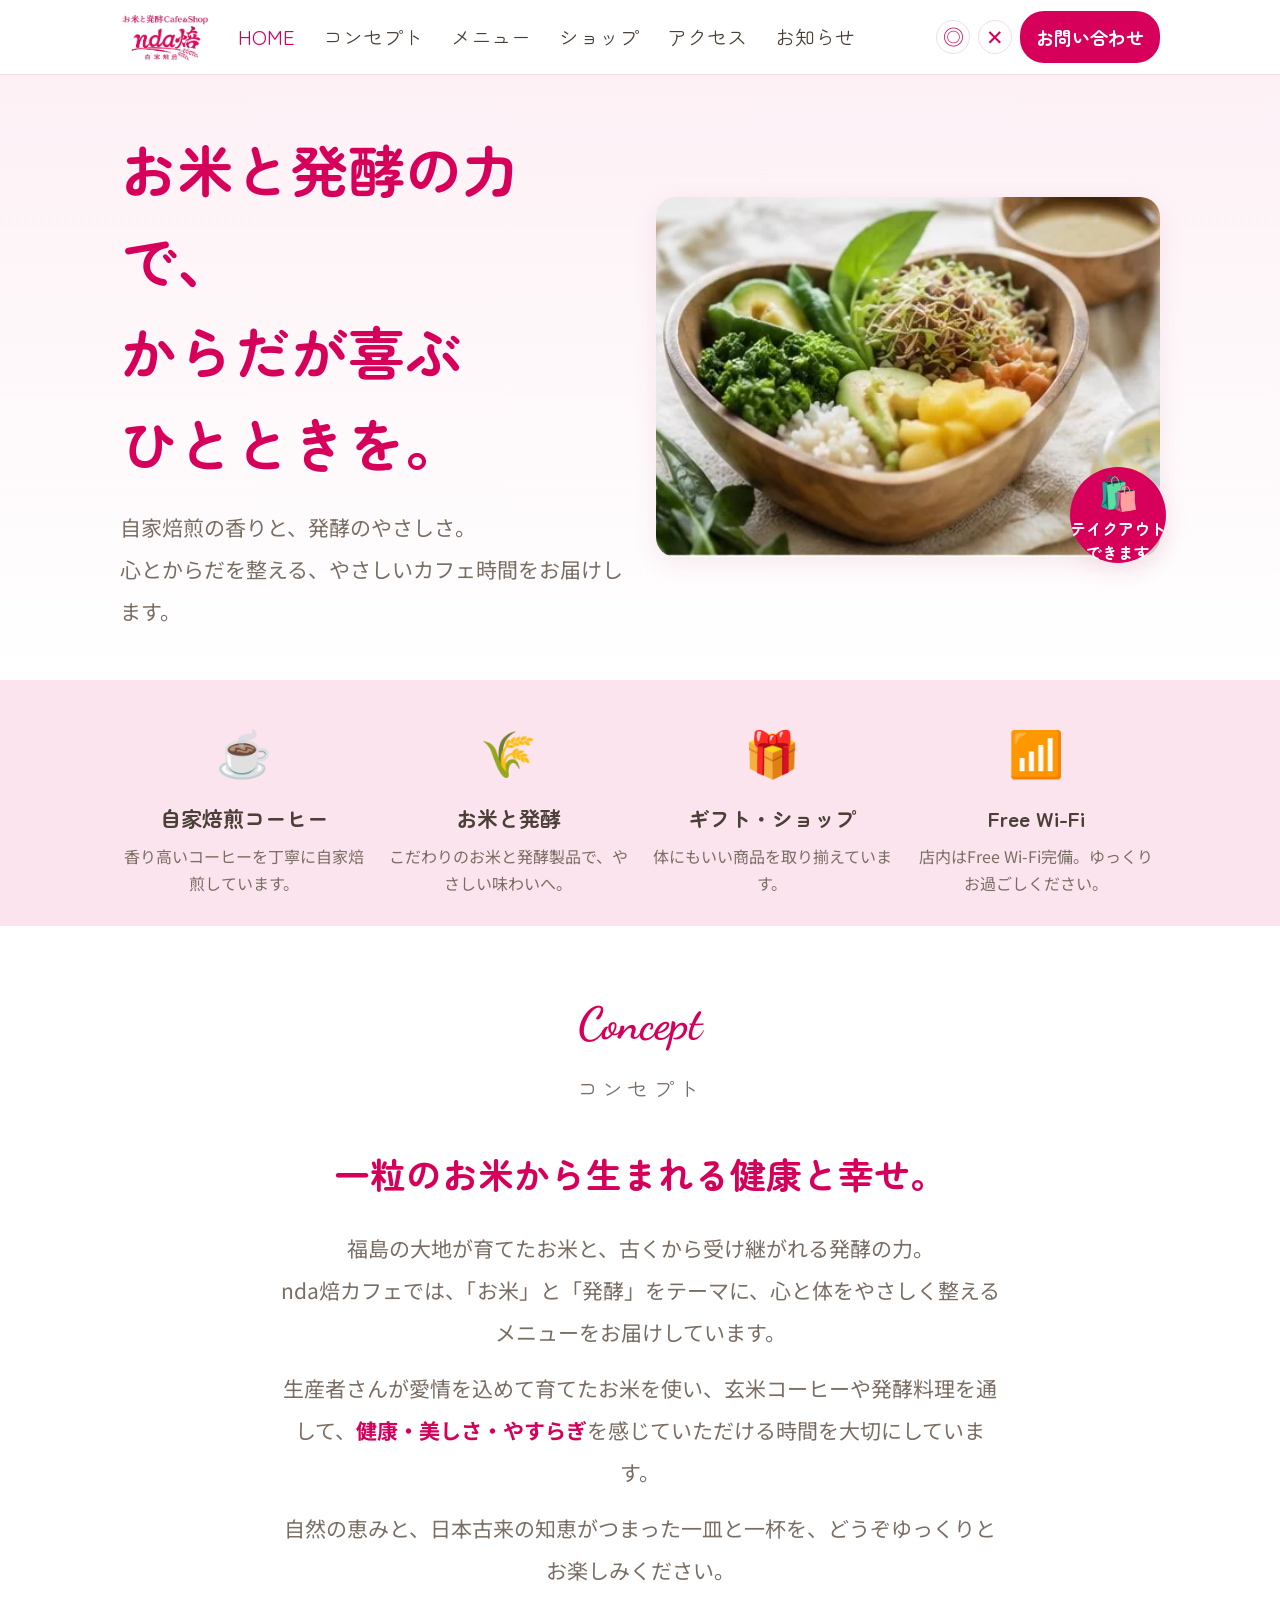
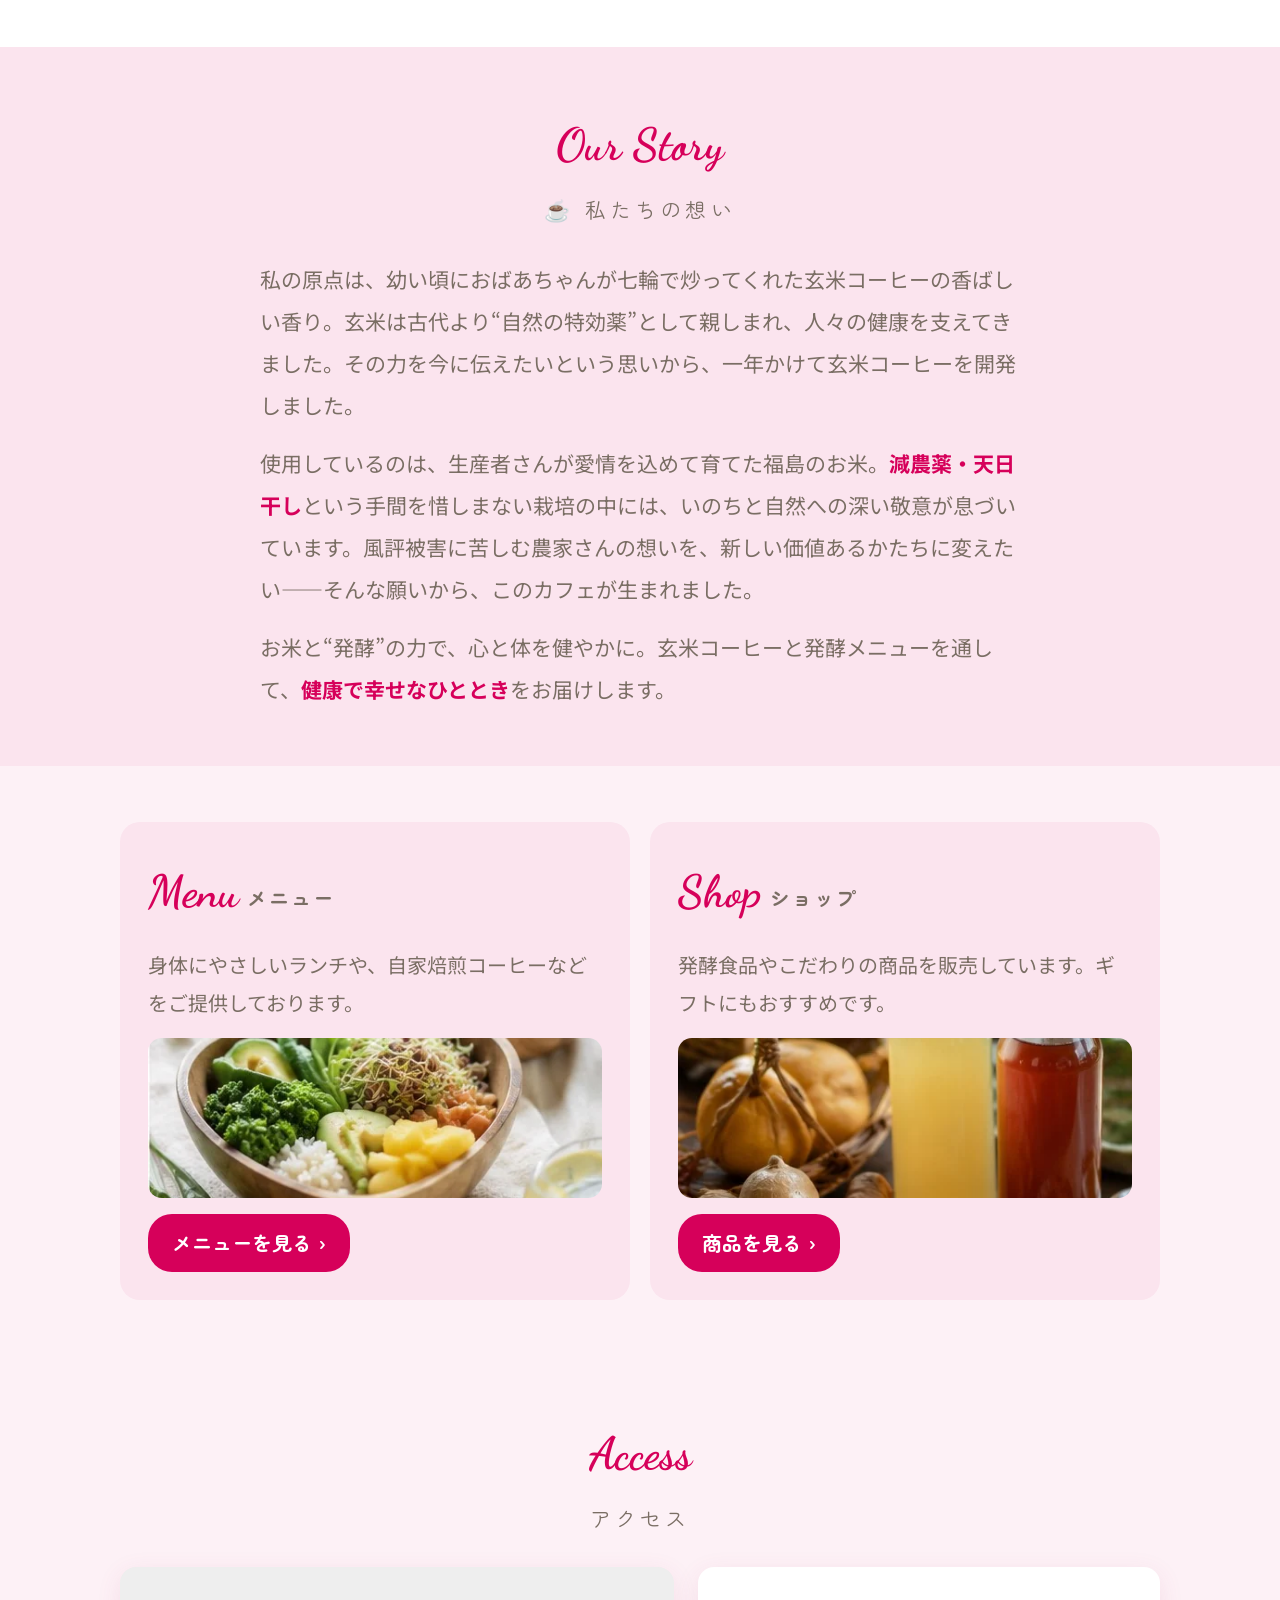
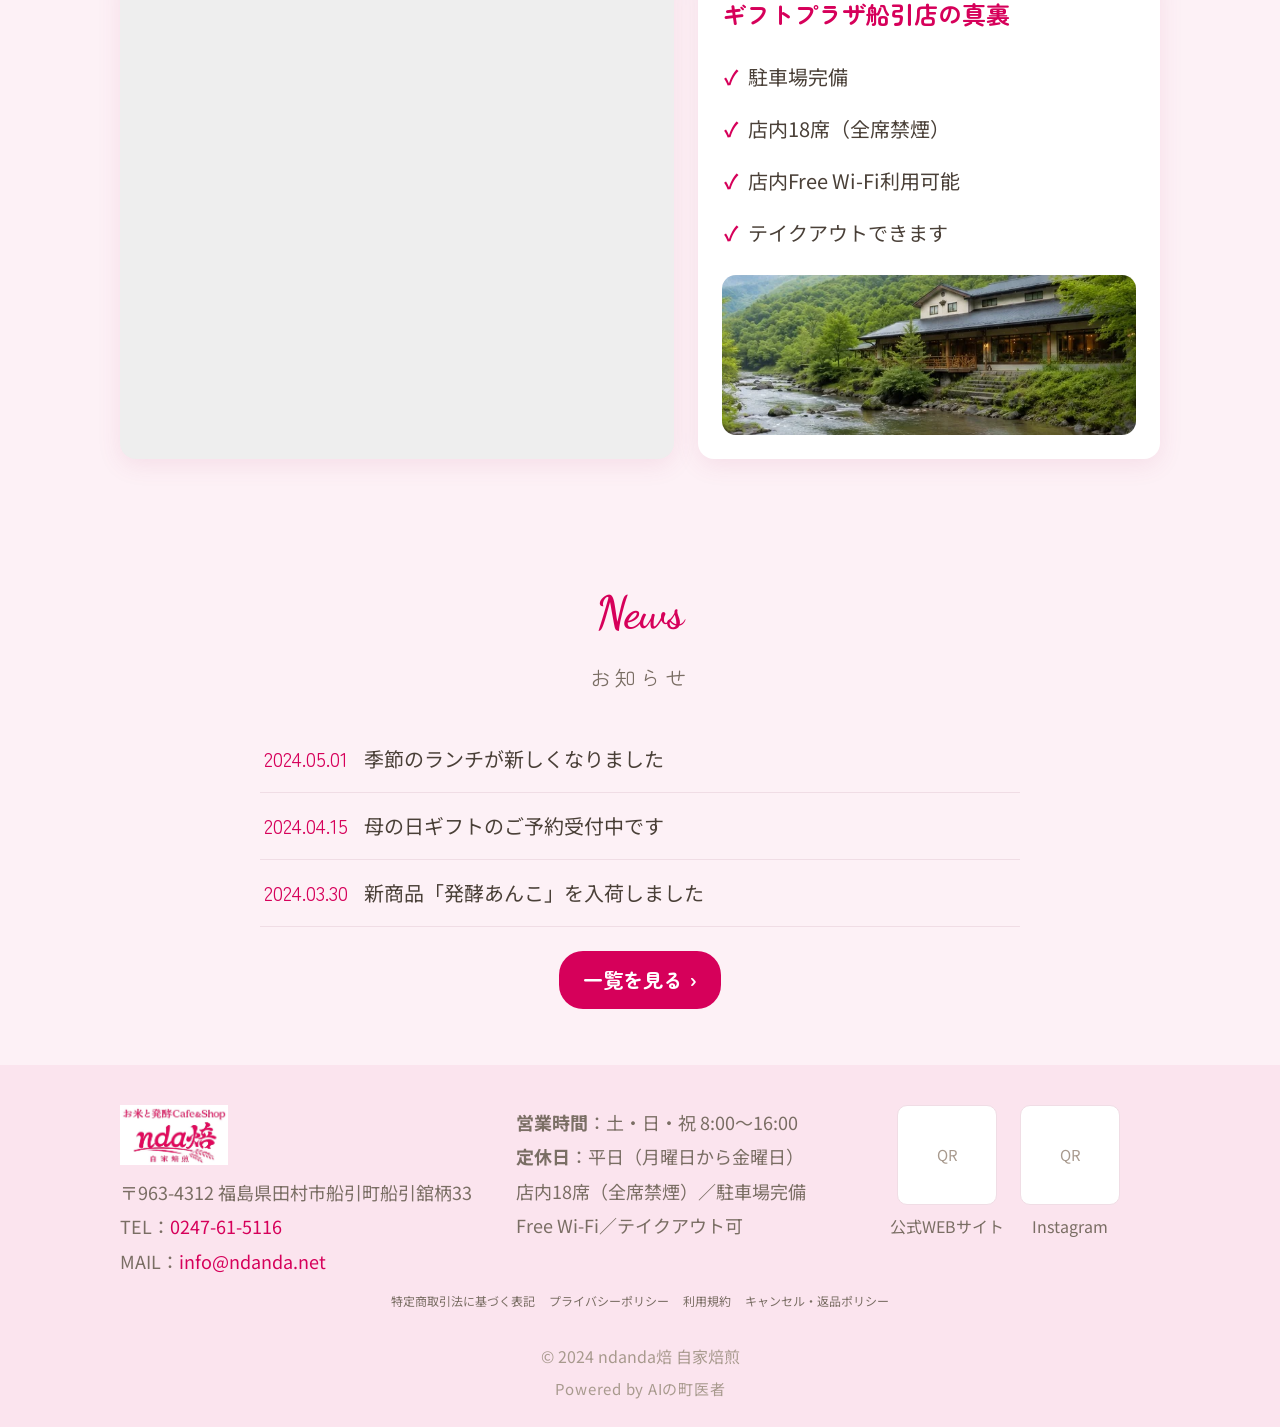
<file: index.html>
<!DOCTYPE html>
<html lang="ja">
<head>
<meta charset="UTF-8">
<meta name="viewport" content="width=device-width, initial-scale=1.0">
<title>お米と発酵 Cafe&Shop nda焙｜自家焙煎（福島・田村市船引町）</title>
<meta name="description" content="福島県田村市船引町の「お米と発酵 Cafe&Shop nda焙（ndanda焙）」。自家焙煎コーヒーと、お米・発酵食でからだよろこぶひととき。ランチ・テイクアウト・発酵食品のオンラインショップ。">
<meta name="theme-color" content="#d6005a">
<link rel="canonical" href="https://hideo-t.github.io/ndabai-cafe/">
<link rel="icon" href="data:image/svg+xml,%3Csvg%20xmlns='http://www.w3.org/2000/svg'%20viewBox='0%200%2032%2032'%3E%3Ccircle%20cx='16'%20cy='16'%20r='16'%20fill='%23d6005a'/%3E%3Cpath%20d='M16%206c5.5%204.2%207.5%2010%200%2020-7.5-10-5.5-15.8%200-20z'%20fill='%23fff'/%3E%3C/svg%3E">
<meta property="og:type" content="website">
<meta property="og:site_name" content="お米と発酵 Cafe&Shop nda焙">
<meta property="og:locale" content="ja_JP">
<meta property="og:title" content="お米と発酵 Cafe&Shop nda焙｜自家焙煎">
<meta property="og:description" content="自家焙煎コーヒーと、お米・発酵食でからだよろこぶひととき。福島・田村市船引町。">
<meta property="og:url" content="https://hideo-t.github.io/ndabai-cafe/">
<meta property="og:image" content="https://hideo-t.github.io/ndabai-cafe/assets/images/meal.webp">
<meta name="twitter:card" content="summary_large_image">

<link rel="preconnect" href="https://fonts.googleapis.com">
<link rel="preconnect" href="https://fonts.gstatic.com" crossorigin>
<link href="https://fonts.googleapis.com/css2?family=Zen+Maru+Gothic:wght@400;500;700&family=Noto+Sans+JP:wght@400;500;700&family=Dancing+Script:wght@600;700&display=swap" rel="stylesheet">
<link rel="stylesheet" href="shared/style.css?v=3">
</head>
<body>

<!-- ===== Header ===== -->
<header class="site-header">
  <div class="inner">
    <a href="./" class="logo"><img src="assets/images/logo.png" alt="お米と発酵 Cafe&Shop nda焙 自家焙煎"></a>
    <nav class="main-nav" aria-label="メインナビ">
      <a href="./" class="current">HOME</a>
      <a href="#concept">コンセプト</a>
      <a href="menu/">メニュー</a>
      <a href="shop/">ショップ</a>
      <a href="#access">アクセス</a>
      <a href="#news">お知らせ</a>
    </nav>
    <div class="header-actions">
      <a class="icon-btn" href="https://www.instagram.com/" target="_blank" rel="noopener noreferrer" aria-label="Instagram">◎</a>
      <a class="icon-btn" href="#" aria-label="X">✕</a>
      <a class="contact-btn" href="mailto:info@ndanda.net">お問い合わせ</a>
    </div>
  </div>
</header>

<!-- ===== Hero ===== -->
<section class="hero">
  <div class="inner container">
    <div class="hero-copy">
      <h1>お米と発酵の力で、<br>からだが喜ぶ<br>ひとときを。</h1>
      <p>自家焙煎の香りと、発酵のやさしさ。<br>心とからだを整える、やさしいカフェ時間をお届けします。</p>
    </div>
    <div class="hero-visual">
      <img src="assets/images/meal.webp" alt="お米と発酵のランチプレート">
      <div class="takeout-badge"><span class="ic">🛍️</span>テイクアウト<br>できます</div>
    </div>
  </div>
</section>

<!-- ===== Features ===== -->
<section class="features">
  <div class="inner">
    <div class="feature"><div class="ic">☕</div><div class="ttl">自家焙煎コーヒー</div><div class="dsc">香り高いコーヒーを丁寧に自家焙煎しています。</div></div>
    <div class="feature"><div class="ic">🌾</div><div class="ttl">お米と発酵</div><div class="dsc">こだわりのお米と発酵製品で、やさしい味わいへ。</div></div>
    <div class="feature"><div class="ic">🎁</div><div class="ttl">ギフト・ショップ</div><div class="dsc">体にもいい商品を取り揃えています。</div></div>
    <div class="feature"><div class="ic">📶</div><div class="ttl">Free Wi-Fi</div><div class="dsc">店内はFree Wi-Fi完備。ゆっくりお過ごしください。</div></div>
  </div>
</section>

<!-- ===== Concept ===== -->
<section class="section" id="concept">
  <div class="container">
    <div class="section-head"><span class="en">Concept</span><span class="ja">コンセプト</span></div>
    <p class="lead" style="font-family:'Zen Maru Gothic',sans-serif; font-size:clamp(27px,4.5vw,36px); font-weight:700; color:var(--accent); margin-bottom:18px;">一粒のお米から生まれる健康と幸せ。</p>
    <p class="lead">福島の大地が育てたお米と、古くから受け継がれる発酵の力。<br>nda焙カフェでは、「お米」と「発酵」をテーマに、心と体をやさしく整えるメニューをお届けしています。</p>
    <p class="lead" style="margin-top:14px;">生産者さんが愛情を込めて育てたお米を使い、玄米コーヒーや発酵料理を通して、<strong>健康・美しさ・やすらぎ</strong>を感じていただける時間を大切にしています。</p>
    <p class="lead" style="margin-top:14px;">自然の恵みと、日本古来の知恵がつまった一皿と一杯を、どうぞゆっくりとお楽しみください。</p>
  </div>
</section>

<!-- ===== Our Story / 私たちの想い ===== -->
<section class="section" id="story" style="background:var(--accent-soft);">
  <div class="container">
    <div class="section-head"><span class="en">Our Story</span><span class="ja">☕ 私たちの想い</span></div>
    <div class="lead" style="text-align:left; max-width:760px;">
      <p style="margin-bottom:16px;">私の原点は、幼い頃におばあちゃんが七輪で炒ってくれた玄米コーヒーの香ばしい香り。玄米は古代より&ldquo;自然の特効薬&rdquo;として親しまれ、人々の健康を支えてきました。その力を今に伝えたいという思いから、一年かけて玄米コーヒーを開発しました。</p>
      <p style="margin-bottom:16px;">使用しているのは、生産者さんが愛情を込めて育てた福島のお米。<strong>減農薬・天日干し</strong>という手間を惜しまない栽培の中には、いのちと自然への深い敬意が息づいています。風評被害に苦しむ農家さんの想いを、新しい価値あるかたちに変えたい——そんな願いから、このカフェが生まれました。</p>
      <p>お米と&ldquo;発酵&rdquo;の力で、心と体を健やかに。玄米コーヒーと発酵メニューを通して、<strong>健康で幸せなひととき</strong>をお届けします。</p>
    </div>
  </div>
</section>

<!-- ===== Menu / Shop ===== -->
<section class="section" style="background:var(--accent-soft2);">
  <div class="container">
    <div class="duo">
      <div class="duo-card">
        <div class="lbl">Menu<small>メニュー</small></div>
        <p>身体にやさしいランチや、自家焙煎コーヒーなどをご提供しております。</p>
        <img src="assets/images/meal.webp" alt="ランチメニュー">
        <a class="btn-pill" href="menu/">メニューを見る ›</a>
      </div>
      <div class="duo-card">
        <div class="lbl">Shop<small>ショップ</small></div>
        <p>発酵食品やこだわりの商品を販売しています。ギフトにもおすすめです。</p>
        <img src="assets/images/shop.webp" alt="発酵食品の商品">
        <a class="btn-pill" href="shop/">商品を見る ›</a>
      </div>
    </div>
  </div>
</section>

<!-- ===== Access ===== -->
<section class="section access" id="access">
  <div class="container">
    <div class="section-head"><span class="en">Access</span><span class="ja">アクセス</span></div>
    <div class="grid2">
      <div class="map-box">
        <iframe title="アクセスマップ" loading="lazy" src="https://maps.google.com/maps?q=福島県田村市船引町船引舘柄33&output=embed"></iframe>
      </div>
      <div class="access-info">
        <h3>ギフトプラザ船引店の真裏</h3>
        <ul>
          <li>駐車場完備</li>
          <li>店内18席（全席禁煙）</li>
          <li>店内Free Wi-Fi利用可能</li>
          <li>テイクアウトできます</li>
        </ul>
        <img src="assets/images/store.webp" alt="nda焙 店舗外観" class="store-photo">
      </div>
    </div>
  </div>
</section>

<!-- ===== News ===== -->
<section class="section" id="news" style="background:var(--accent-soft2);">
  <div class="container">
    <div class="section-head"><span class="en">News</span><span class="ja">お知らせ</span></div>
    <div class="news-list">
      <div class="news-item"><span class="date">2024.05.01</span><span class="txt">季節のランチが新しくなりました</span></div>
      <div class="news-item"><span class="date">2024.04.15</span><span class="txt">母の日ギフトのご予約受付中です</span></div>
      <div class="news-item"><span class="date">2024.03.30</span><span class="txt">新商品「発酵あんこ」を入荷しました</span></div>
    </div>
    <div class="center"><a class="btn-pill" href="#news">一覧を見る ›</a></div>
  </div>
</section>

<!-- ===== Footer ===== -->
<footer class="site-footer">
  <div class="container">
    <div class="grid">
      <div>
        <div class="f-logo"><img src="assets/images/logo.png" alt="お米と発酵 Cafe&Shop nda焙"></div>
        <div class="f-info">
          〒963-4312 福島県田村市船引町船引舘柄33<br>
          TEL：<a href="tel:0247615116">0247-61-5116</a><br>
          MAIL：<a href="mailto:info@ndanda.net">info@ndanda.net</a>
        </div>
      </div>
      <div class="f-info">
        <strong>営業時間</strong>：土・日・祝 8:00〜16:00<br>
        <strong>定休日</strong>：平日（月曜日から金曜日）<br>
        店内18席（全席禁煙）／駐車場完備<br>
        Free Wi-Fi／テイクアウト可
      </div>
      <div style="display:flex; gap:16px; justify-content:center;">
        <div class="qr-box"><div class="qr">QR</div><div class="cap">公式WEBサイト</div></div>
        <div class="qr-box"><div class="qr">QR</div><div class="cap">Instagram</div></div>
      </div>
    </div>
    <div class="legal-links">
      <a href="/ndabai-cafe/legal/tokushoho.html">特定商取引法に基づく表記</a>
      <a href="/ndabai-cafe/legal/privacy.html">プライバシーポリシー</a>
      <a href="/ndabai-cafe/legal/terms.html">利用規約</a>
      <a href="/ndabai-cafe/legal/cancel.html">キャンセル・返品ポリシー</a>
    </div>
    <div class="copyright">© 2024 ndanda焙 自家焙煎</div>
    <div class="powered">Powered by AIの町医者</div>
  </div>
</footer>

</body>
</html>
</file>
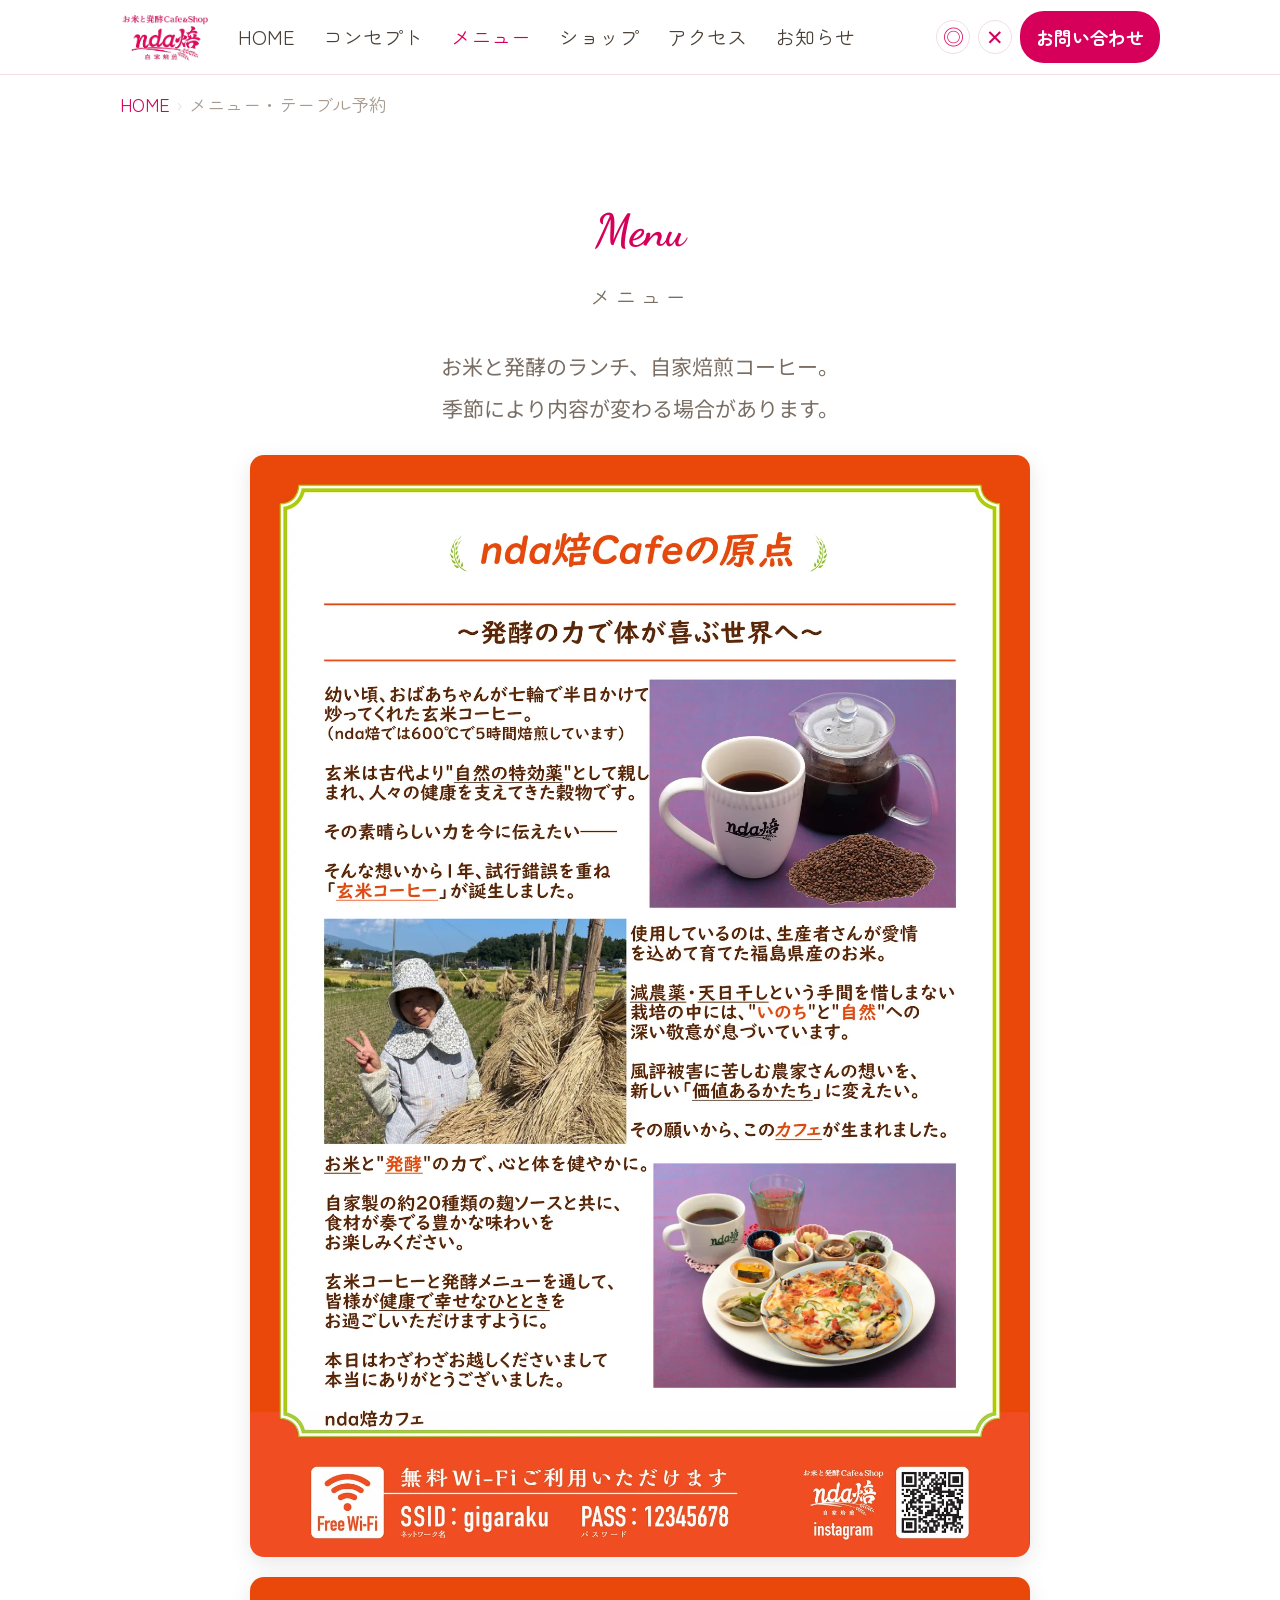
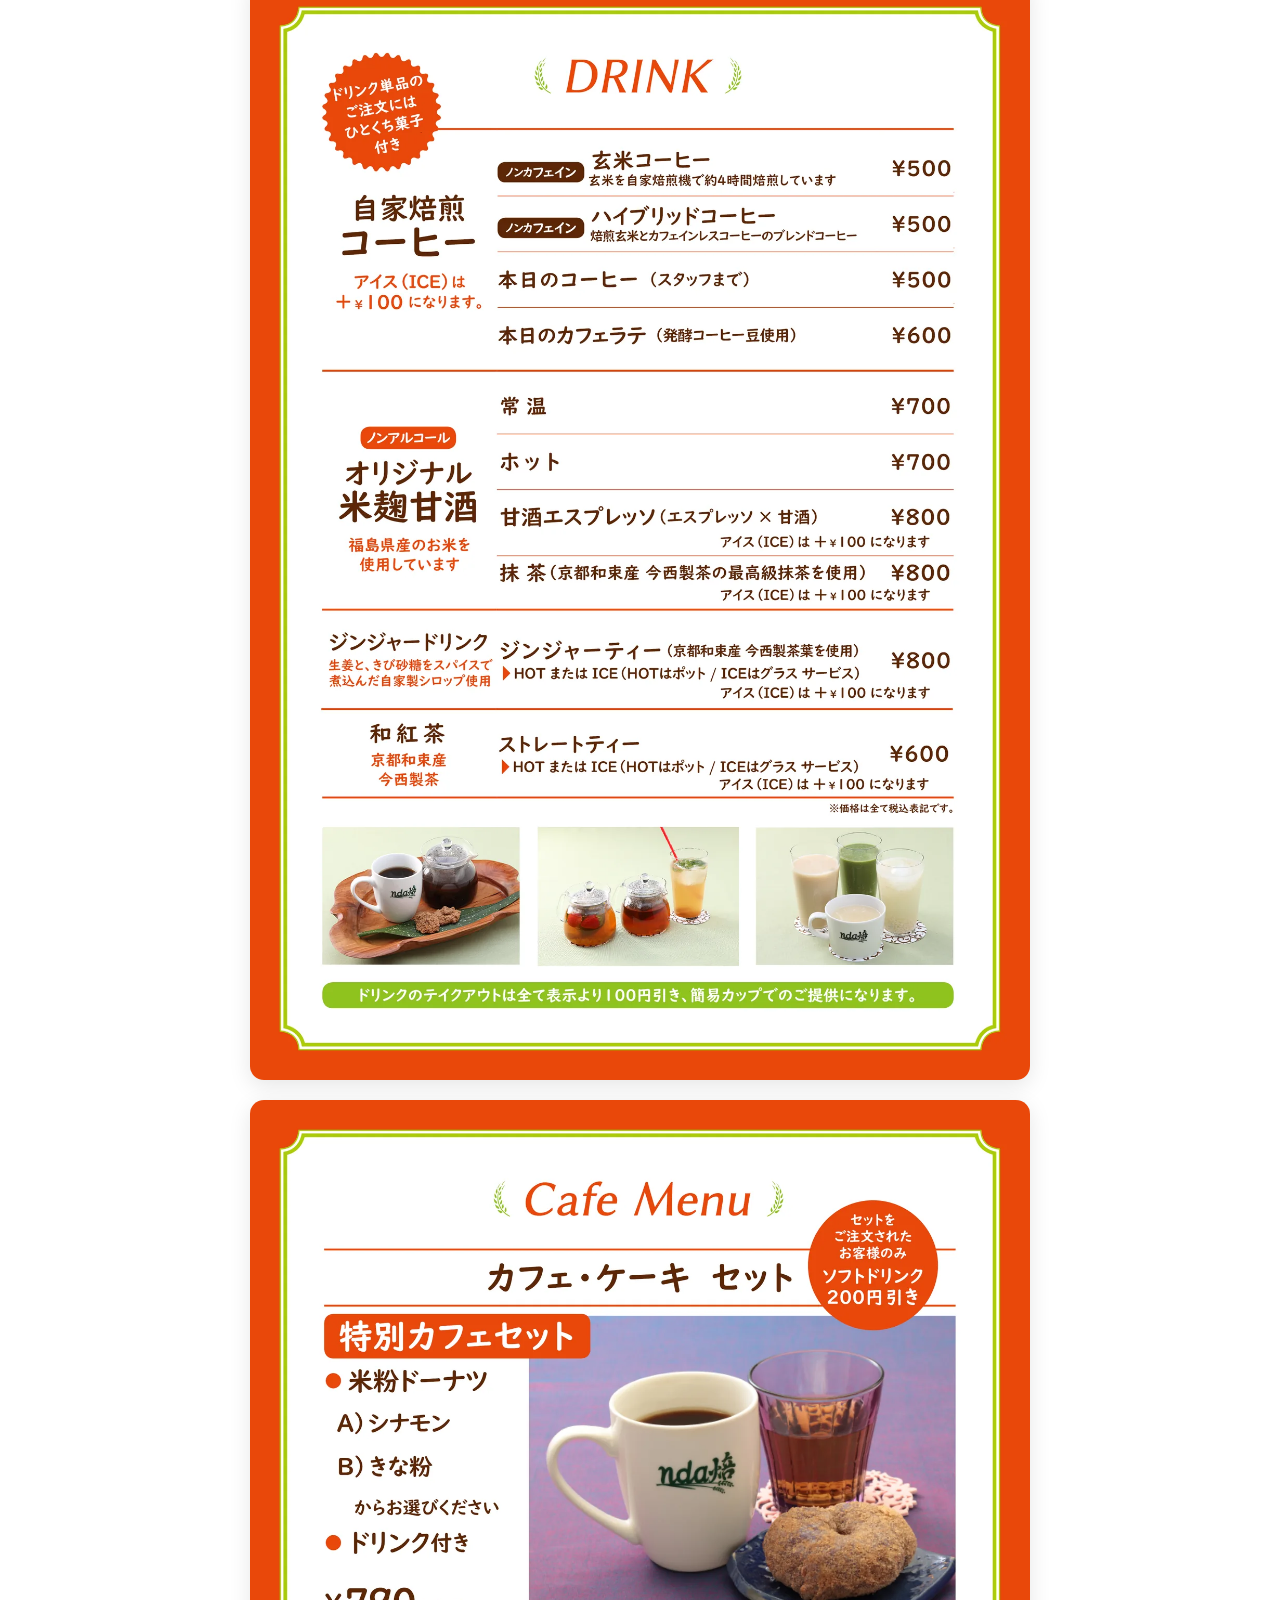
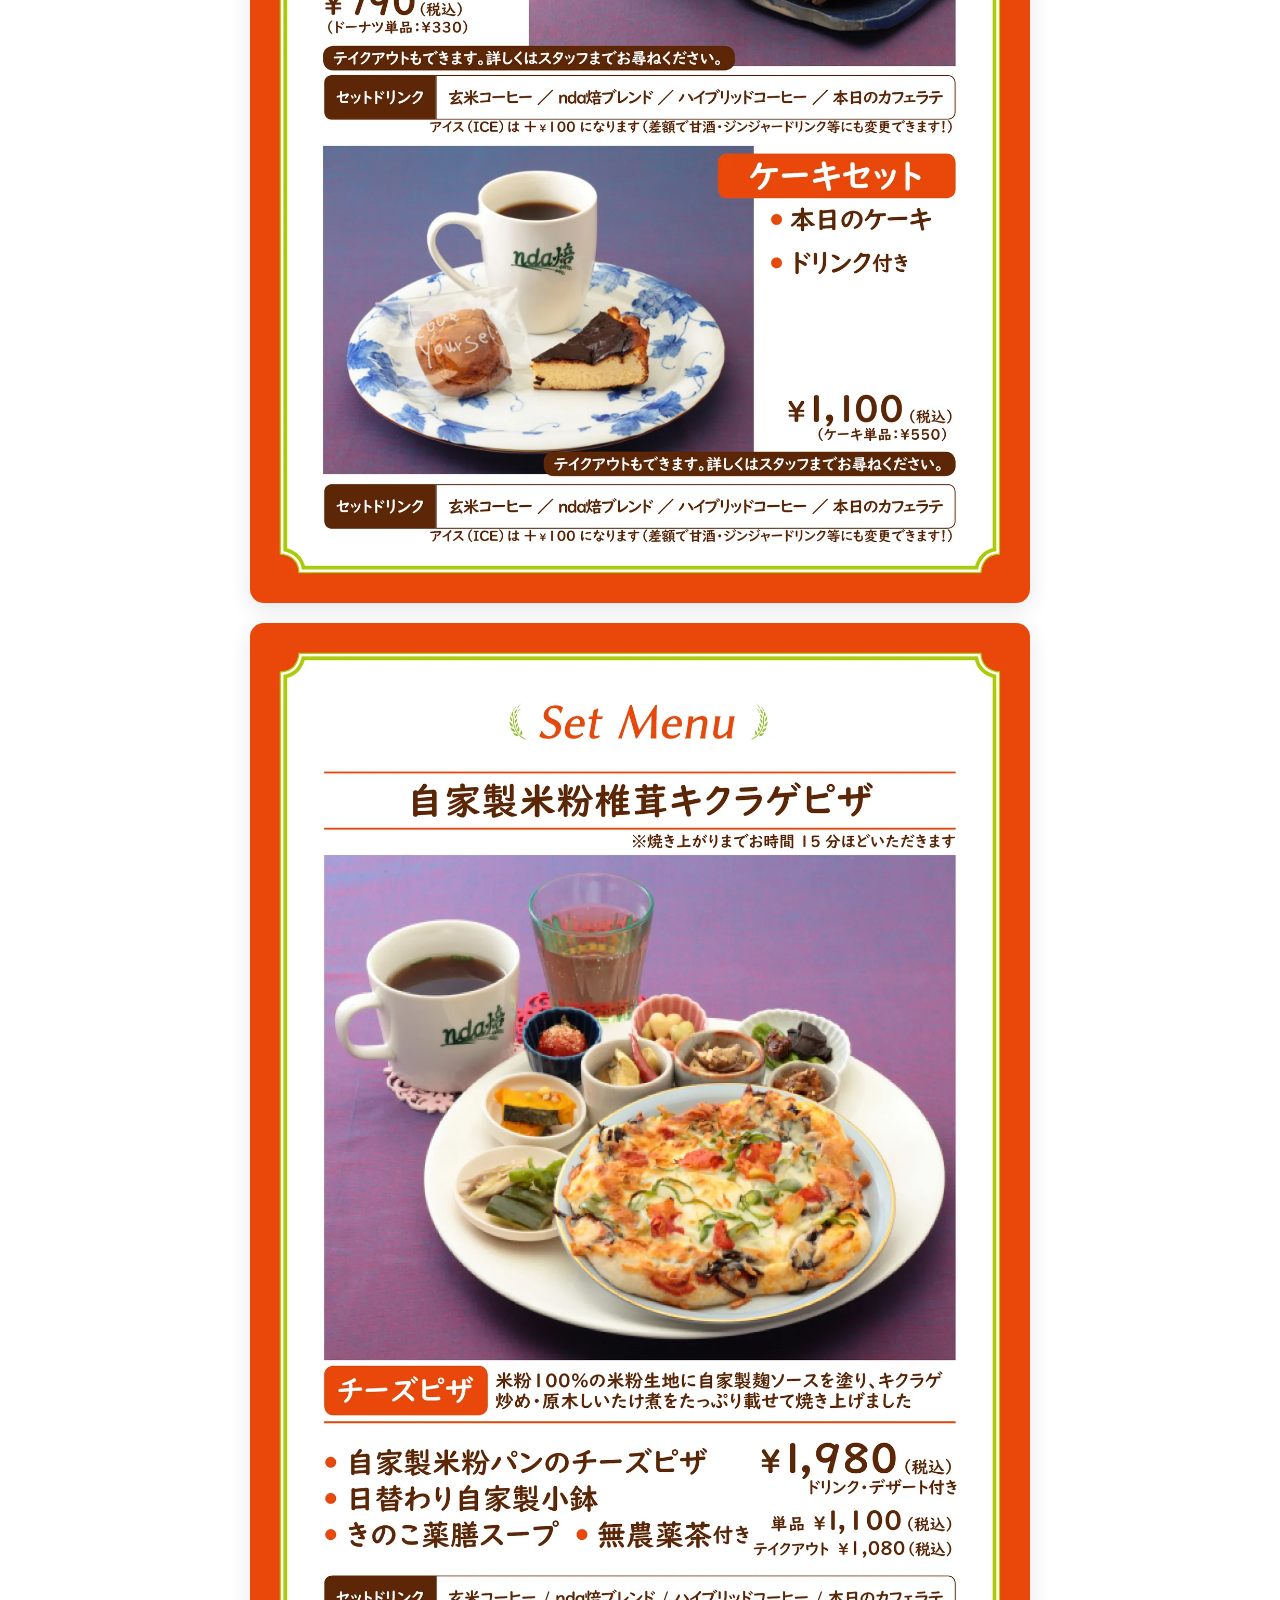
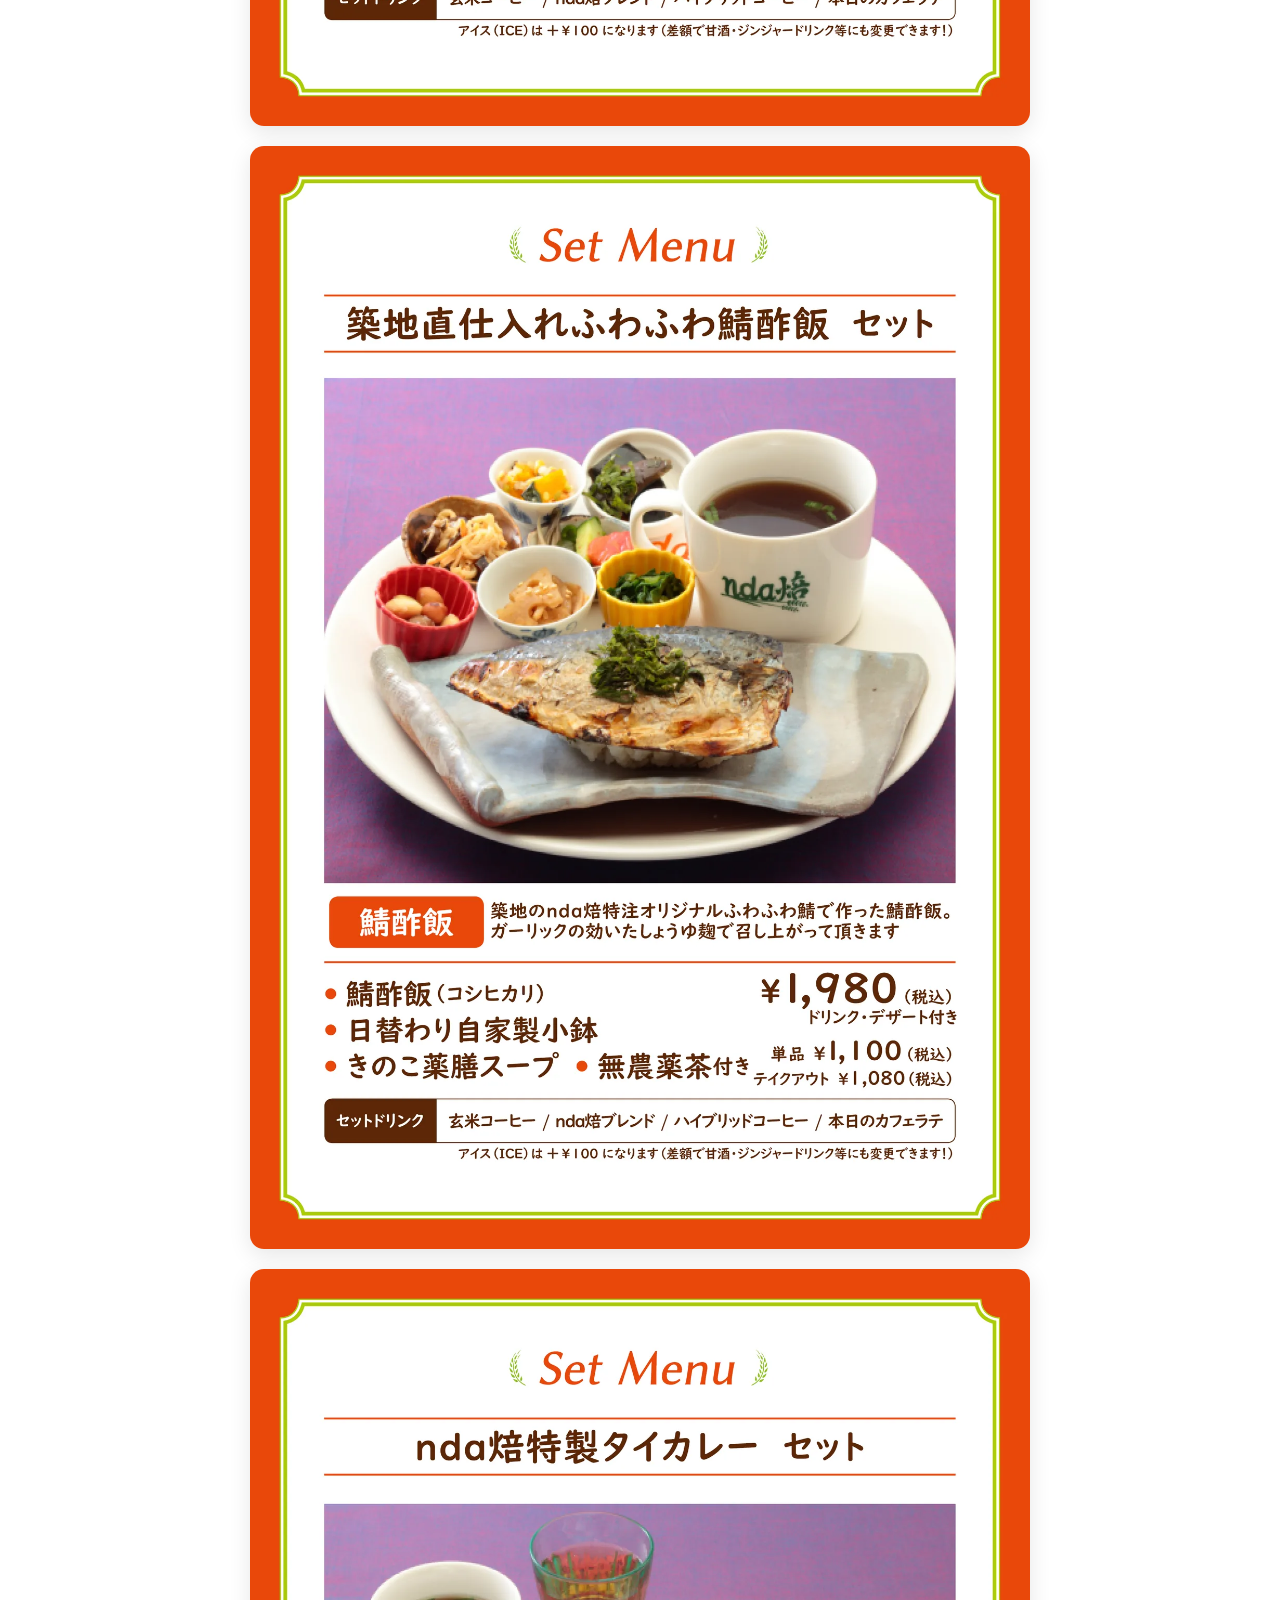
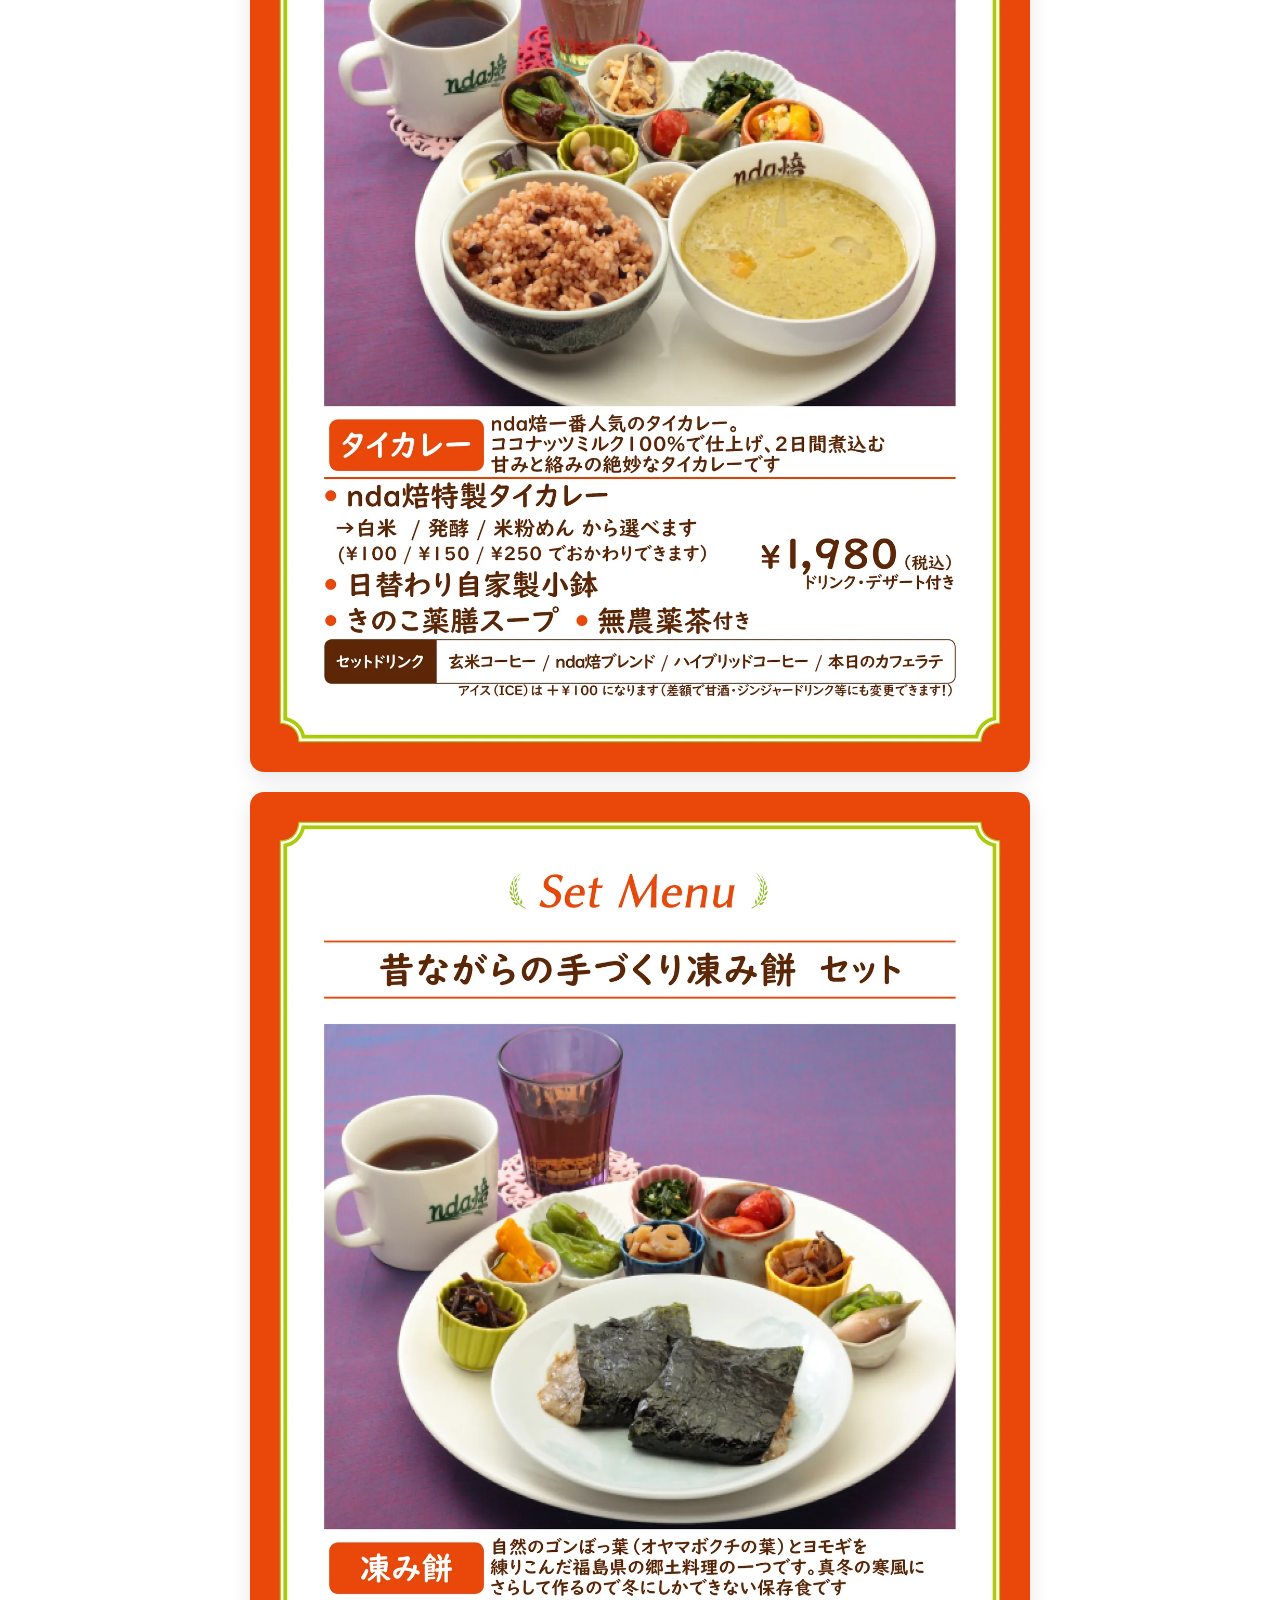
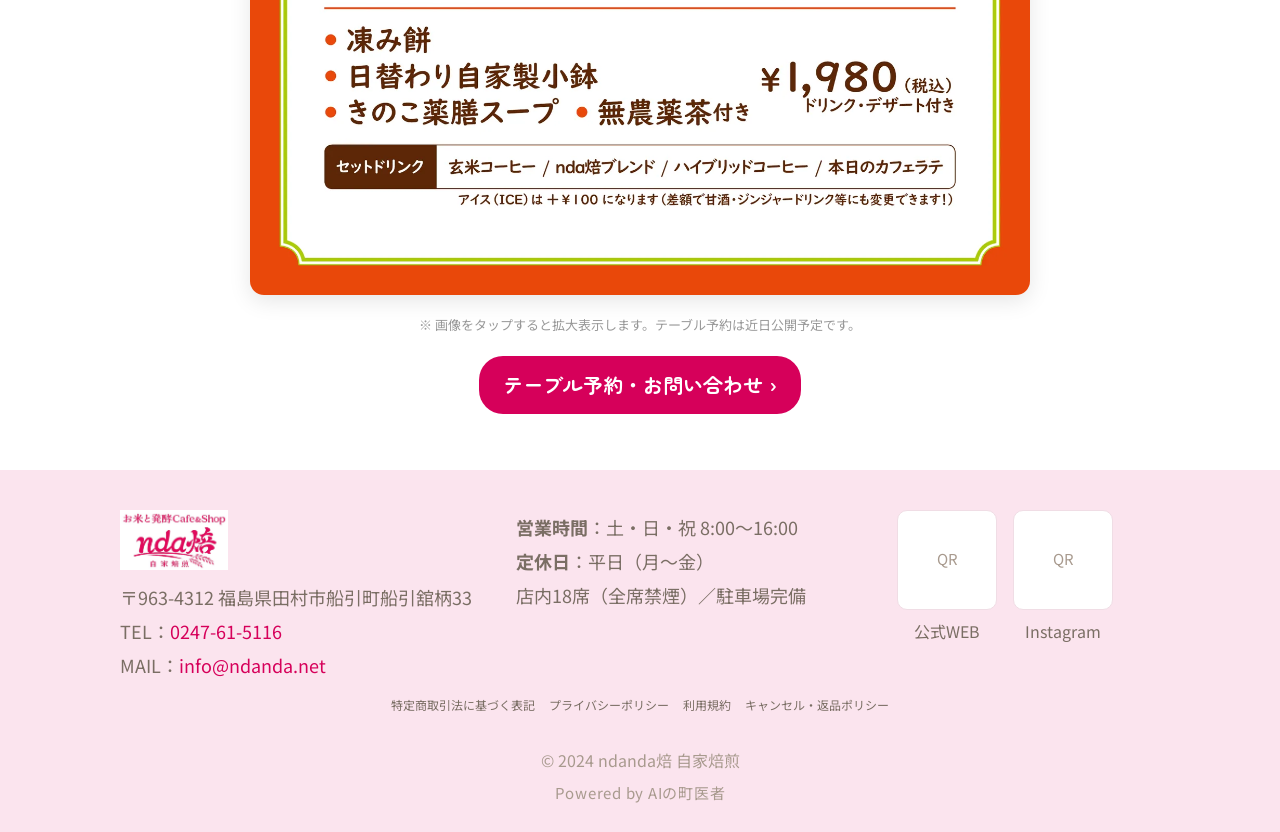
<file: menu/index.html>
<!DOCTYPE html>
<html lang="ja">
<head>
<meta charset="UTF-8">
<meta name="viewport" content="width=device-width, initial-scale=1.0">
<title>メニュー・テーブル予約｜お米と発酵 Cafe&Shop nda焙</title>
<meta name="description" content="nda焙（ndanda焙）のカフェメニューとテーブル予約。自家焙煎コーヒーと、お米・発酵食のランチ。福島・田村市船引町。">
<meta name="theme-color" content="#d6005a">
<link rel="canonical" href="https://hideo-t.github.io/ndabai-cafe/menu/">
<link rel="icon" href="data:image/svg+xml,%3Csvg%20xmlns='http://www.w3.org/2000/svg'%20viewBox='0%200%2032%2032'%3E%3Ccircle%20cx='16'%20cy='16'%20r='16'%20fill='%23d6005a'/%3E%3Cpath%20d='M16%206c5.5%204.2%207.5%2010%200%2020-7.5-10-5.5-15.8%200-20z'%20fill='%23fff'/%3E%3C/svg%3E">
<meta property="og:type" content="website">
<meta property="og:site_name" content="お米と発酵 Cafe&Shop nda焙">
<meta property="og:url" content="https://hideo-t.github.io/ndabai-cafe/menu/">

<link rel="preconnect" href="https://fonts.googleapis.com">
<link rel="preconnect" href="https://fonts.gstatic.com" crossorigin>
<link href="https://fonts.googleapis.com/css2?family=Zen+Maru+Gothic:wght@400;500;700&family=Noto+Sans+JP:wght@400;500;700&family=Dancing+Script:wght@600;700&display=swap" rel="stylesheet">
<link rel="stylesheet" href="../shared/style.css?v=3">
<style>
  .menu-gallery{display:flex;flex-direction:column;gap:20px;max-width:780px;margin:26px auto 0;}
  .menu-page{display:block;border-radius:14px;overflow:hidden;box-shadow:0 6px 22px rgba(0,0,0,.10);line-height:0;transition:transform .2s ease, box-shadow .2s ease;}
  .menu-page:hover{transform:translateY(-2px);box-shadow:0 12px 30px rgba(0,0,0,.16);}
  .menu-page img{width:100%;height:auto;display:block;}
  .menu-hint{text-align:center;margin-top:18px;font-size:13px;color:#999;}
</style>
</head>
<body>

<header class="site-header">
  <div class="inner">
    <a href="../" class="logo"><img src="../assets/images/logo.png" alt="お米と発酵 Cafe&Shop nda焙 自家焙煎"></a>
    <nav class="main-nav" aria-label="メインナビ">
      <a href="../">HOME</a>
      <a href="../#concept">コンセプト</a>
      <a href="./" class="current">メニュー</a>
      <a href="../shop/">ショップ</a>
      <a href="../#access">アクセス</a>
      <a href="../#news">お知らせ</a>
    </nav>
    <div class="header-actions">
      <a class="icon-btn" href="https://www.instagram.com/" target="_blank" rel="noopener noreferrer" aria-label="Instagram">◎</a>
      <a class="icon-btn" href="#" aria-label="X">✕</a>
      <a class="contact-btn" href="mailto:info@ndanda.net">お問い合わせ</a>
    </div>
  </div>
</header>

<nav class="breadcrumb"><a href="../">HOME</a><span class="sep">›</span>メニュー・テーブル予約</nav>

<section class="section">
  <div class="container">
    <div class="section-head"><span class="en">Menu</span><span class="ja">メニュー</span></div>
    <p class="lead">お米と発酵のランチ、自家焙煎コーヒー。<br>季節により内容が変わる場合があります。</p>
    <div class="menu-gallery">
      <a class="menu-page" href="../assets/images/menu/menu-1.webp" target="_blank" rel="noopener"><img src="../assets/images/menu/menu-1.webp" alt="nda焙 メニュー 1ページ目｜nda焙Cafeの原点・玄米コーヒー" loading="lazy" width="1500" height="2121"></a>
      <a class="menu-page" href="../assets/images/menu/menu-2.webp" target="_blank" rel="noopener"><img src="../assets/images/menu/menu-2.webp" alt="nda焙 メニュー 2ページ目" loading="lazy" width="1500" height="2121"></a>
      <a class="menu-page" href="../assets/images/menu/menu-3.webp" target="_blank" rel="noopener"><img src="../assets/images/menu/menu-3.webp" alt="nda焙 メニュー 3ページ目" loading="lazy" width="1500" height="2121"></a>
      <a class="menu-page" href="../assets/images/menu/menu-4.webp" target="_blank" rel="noopener"><img src="../assets/images/menu/menu-4.webp" alt="nda焙 メニュー 4ページ目" loading="lazy" width="1500" height="2121"></a>
      <a class="menu-page" href="../assets/images/menu/menu-5.webp" target="_blank" rel="noopener"><img src="../assets/images/menu/menu-5.webp" alt="nda焙 メニュー 5ページ目" loading="lazy" width="1500" height="2121"></a>
      <a class="menu-page" href="../assets/images/menu/menu-6.webp" target="_blank" rel="noopener"><img src="../assets/images/menu/menu-6.webp" alt="nda焙 メニュー 6ページ目" loading="lazy" width="1500" height="2121"></a>
      <a class="menu-page" href="../assets/images/menu/menu-7.webp" target="_blank" rel="noopener"><img src="../assets/images/menu/menu-7.webp" alt="nda焙 メニュー 7ページ目" loading="lazy" width="1500" height="2121"></a>
    </div>
    <p class="menu-hint">※ 画像をタップすると拡大表示します。テーブル予約は近日公開予定です。</p>
    <div class="center" style="margin-top:18px;"><a class="btn-pill" href="mailto:info@ndanda.net">テーブル予約・お問い合わせ ›</a></div>
  </div>
</section>

<footer class="site-footer">
  <div class="container">
    <div class="grid">
      <div>
        <div class="f-logo"><img src="../assets/images/logo.png" alt="nda焙"></div>
        <div class="f-info">
          〒963-4312 福島県田村市船引町船引舘柄33<br>
          TEL：<a href="tel:0247615116">0247-61-5116</a><br>
          MAIL：<a href="mailto:info@ndanda.net">info@ndanda.net</a>
        </div>
      </div>
      <div class="f-info">
        <strong>営業時間</strong>：土・日・祝 8:00〜16:00<br>
        <strong>定休日</strong>：平日（月〜金）<br>
        店内18席（全席禁煙）／駐車場完備
      </div>
      <div style="display:flex; gap:16px; justify-content:center;">
        <div class="qr-box"><div class="qr">QR</div><div class="cap">公式WEB</div></div>
        <div class="qr-box"><div class="qr">QR</div><div class="cap">Instagram</div></div>
      </div>
    </div>
    <div class="legal-links">
      <a href="/ndabai-cafe/legal/tokushoho.html">特定商取引法に基づく表記</a>
      <a href="/ndabai-cafe/legal/privacy.html">プライバシーポリシー</a>
      <a href="/ndabai-cafe/legal/terms.html">利用規約</a>
      <a href="/ndabai-cafe/legal/cancel.html">キャンセル・返品ポリシー</a>
    </div>
    <div class="copyright">© 2024 ndanda焙 自家焙煎</div>
    <div class="powered">Powered by AIの町医者</div>
  </div>
</footer>

</body>
</html>
</file>
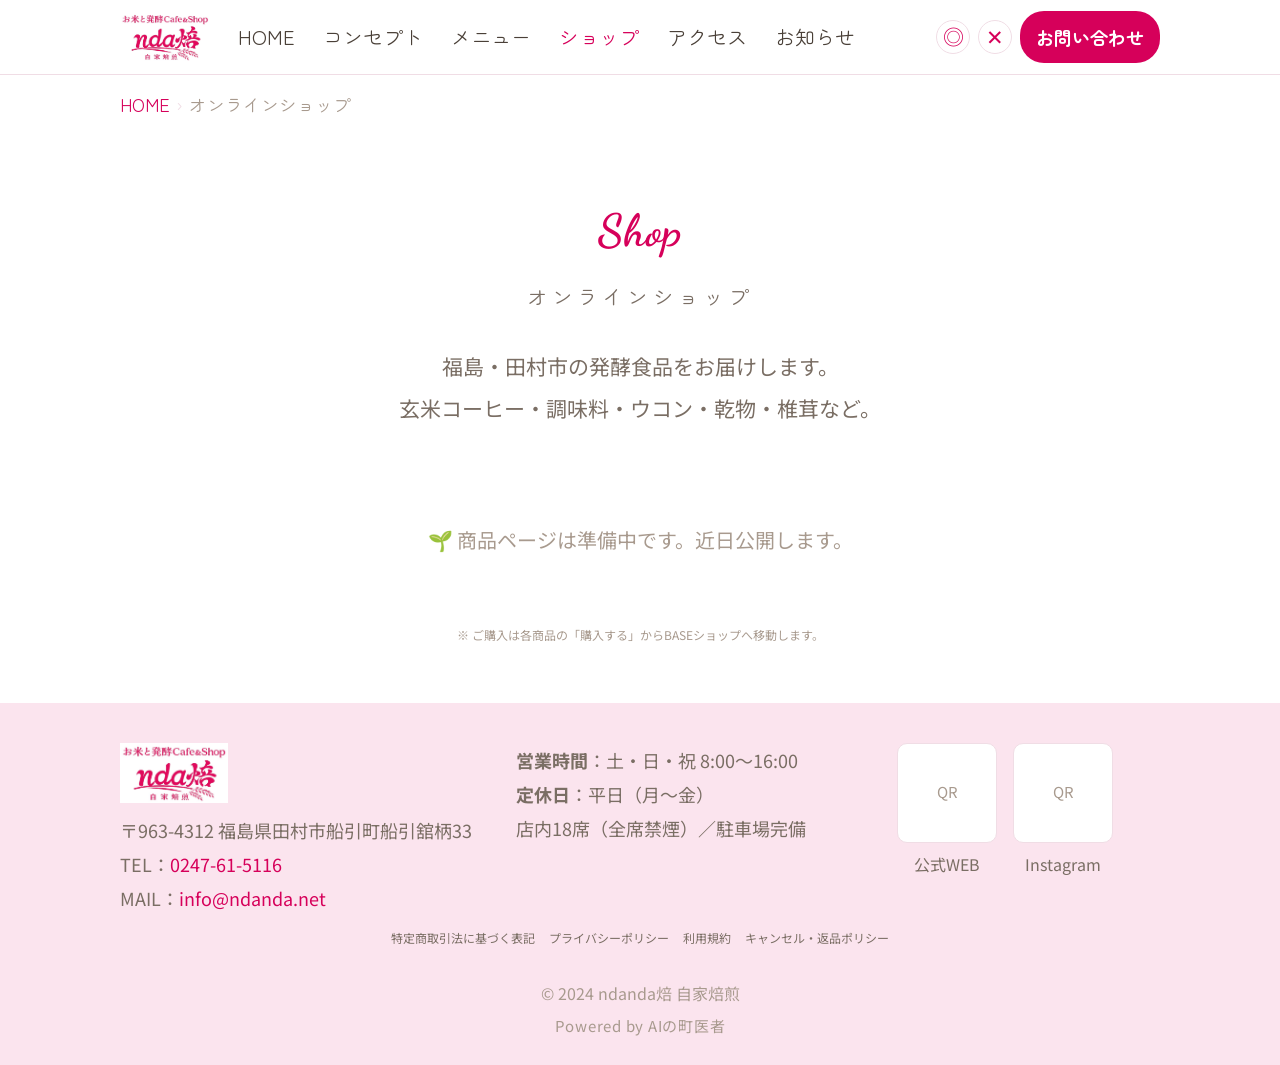
<file: shop/index.html>
<!DOCTYPE html>
<html lang="ja">
<head>
<meta charset="UTF-8">
<meta name="viewport" content="width=device-width, initial-scale=1.0">
<title>オンラインショップ｜お米と発酵 Cafe&Shop nda焙</title>
<meta name="description" content="nda焙（ndanda焙）の発酵食品オンラインショップ。玄米コーヒー・調味料・ウコン・乾物・椎茸など、福島・田村市の発酵食をお届けします。">
<meta name="theme-color" content="#d6005a">
<link rel="canonical" href="https://hideo-t.github.io/ndabai-cafe/shop/">
<link rel="icon" href="data:image/svg+xml,%3Csvg%20xmlns='http://www.w3.org/2000/svg'%20viewBox='0%200%2032%2032'%3E%3Ccircle%20cx='16'%20cy='16'%20r='16'%20fill='%23d6005a'/%3E%3Cpath%20d='M16%206c5.5%204.2%207.5%2010%200%2020-7.5-10-5.5-15.8%200-20z'%20fill='%23fff'/%3E%3C/svg%3E">
<meta property="og:type" content="website">
<meta property="og:site_name" content="お米と発酵 Cafe&Shop nda焙">
<meta property="og:title" content="オンラインショップ｜nda焙">
<meta property="og:url" content="https://hideo-t.github.io/ndabai-cafe/shop/">

<link rel="preconnect" href="https://fonts.googleapis.com">
<link rel="preconnect" href="https://fonts.gstatic.com" crossorigin>
<link href="https://fonts.googleapis.com/css2?family=Zen+Maru+Gothic:wght@400;500;700&family=Noto+Sans+JP:wght@400;500;700&family=Dancing+Script:wght@600;700&display=swap" rel="stylesheet">
<link rel="stylesheet" href="../shared/style.css?v=3">
</head>
<body>

<header class="site-header">
  <div class="inner">
    <a href="../" class="logo"><img src="../assets/images/logo.png" alt="お米と発酵 Cafe&Shop nda焙 自家焙煎"></a>
    <nav class="main-nav" aria-label="メインナビ">
      <a href="../">HOME</a>
      <a href="../#concept">コンセプト</a>
      <a href="../menu/">メニュー</a>
      <a href="./" class="current">ショップ</a>
      <a href="../#access">アクセス</a>
      <a href="../#news">お知らせ</a>
    </nav>
    <div class="header-actions">
      <a class="icon-btn" href="https://www.instagram.com/" target="_blank" rel="noopener noreferrer" aria-label="Instagram">◎</a>
      <a class="icon-btn" href="#" aria-label="X">✕</a>
      <a class="contact-btn" href="mailto:info@ndanda.net">お問い合わせ</a>
    </div>
  </div>
</header>

<nav class="breadcrumb"><a href="../">HOME</a><span class="sep">›</span>オンラインショップ</nav>

<section class="section">
  <div class="container">
    <div class="section-head"><span class="en">Shop</span><span class="ja">オンラインショップ</span></div>
    <p class="lead" style="margin-bottom:28px;">福島・田村市の発酵食品をお届けします。<br>玄米コーヒー・調味料・ウコン・乾物・椎茸など。</p>

    <div id="category-filter" class="category-filter"></div>
    <div id="product-grid" class="product-grid">
      <div class="loading">商品を読み込み中...</div>
    </div>

    <p class="lead" style="margin-top:24px; font-size:12px; color:var(--muted);">※ ご購入は各商品の「購入する」からBASEショップへ移動します。</p>
  </div>
</section>

<footer class="site-footer">
  <div class="container">
    <div class="grid">
      <div>
        <div class="f-logo"><img src="../assets/images/logo.png" alt="nda焙"></div>
        <div class="f-info">
          〒963-4312 福島県田村市船引町船引舘柄33<br>
          TEL：<a href="tel:0247615116">0247-61-5116</a><br>
          MAIL：<a href="mailto:info@ndanda.net">info@ndanda.net</a>
        </div>
      </div>
      <div class="f-info">
        <strong>営業時間</strong>：土・日・祝 8:00〜16:00<br>
        <strong>定休日</strong>：平日（月〜金）<br>
        店内18席（全席禁煙）／駐車場完備
      </div>
      <div style="display:flex; gap:16px; justify-content:center;">
        <div class="qr-box"><div class="qr">QR</div><div class="cap">公式WEB</div></div>
        <div class="qr-box"><div class="qr">QR</div><div class="cap">Instagram</div></div>
      </div>
    </div>
    <div class="legal-links">
      <a href="/ndabai-cafe/legal/tokushoho.html">特定商取引法に基づく表記</a>
      <a href="/ndabai-cafe/legal/privacy.html">プライバシーポリシー</a>
      <a href="/ndabai-cafe/legal/terms.html">利用規約</a>
      <a href="/ndabai-cafe/legal/cancel.html">キャンセル・返品ポリシー</a>
    </div>
    <div class="copyright">© 2024 ndanda焙 自家焙煎</div>
    <div class="powered">Powered by AIの町医者</div>
  </div>
</footer>

<script src="../shared/product-loader.js?v=1"></script>
</body>
</html>
</file>
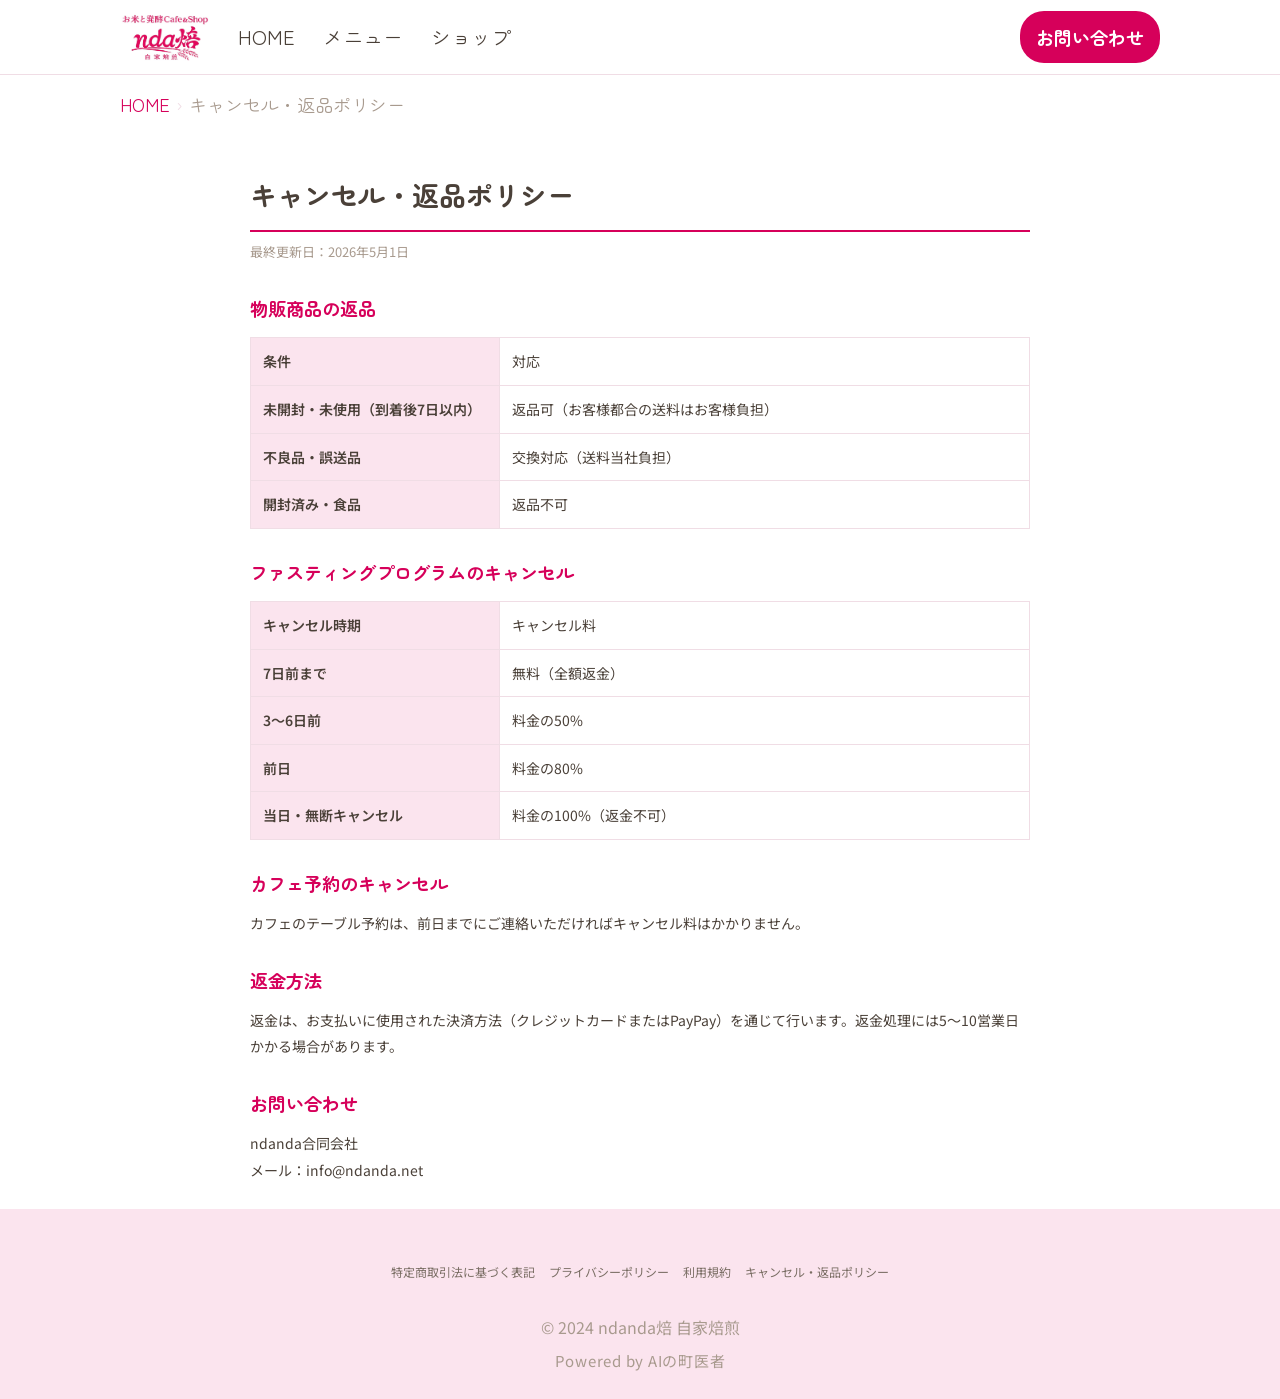
<file: legal/cancel.html>
<!DOCTYPE html>
<html lang="ja">
<head>
<meta charset="UTF-8">
<meta name="viewport" content="width=device-width, initial-scale=1.0">
<title>キャンセル・返品ポリシー｜お米と発酵 Cafe&Shop nda焙</title>
<meta name="description" content="ndanda合同会社（nda焙）のキャンセル・返品ポリシー。">
<meta name="robots" content="noindex">
<meta name="theme-color" content="#d6005a">
<link rel="icon" href="data:image/svg+xml,%3Csvg%20xmlns='http://www.w3.org/2000/svg'%20viewBox='0%200%2032%2032'%3E%3Ccircle%20cx='16'%20cy='16'%20r='16'%20fill='%23d6005a'/%3E%3Cpath%20d='M16%206c5.5%204.2%207.5%2010%200%2020-7.5-10-5.5-15.8%200-20z'%20fill='%23fff'/%3E%3C/svg%3E">
<link rel="preconnect" href="https://fonts.googleapis.com">
<link rel="preconnect" href="https://fonts.gstatic.com" crossorigin>
<link href="https://fonts.googleapis.com/css2?family=Zen+Maru+Gothic:wght@400;500;700&family=Noto+Sans+JP:wght@400;500;700&family=Dancing+Script:wght@600;700&display=swap" rel="stylesheet">
<link rel="stylesheet" href="../shared/style.css?v=3">
</head>
<body>

<header class="site-header">
  <div class="inner">
    <a href="../" class="logo"><img src="../assets/images/logo.png" alt="お米と発酵 Cafe&Shop nda焙"></a>
    <nav class="main-nav" aria-label="メインナビ"><a href="../">HOME</a><a href="../menu/">メニュー</a><a href="../shop/">ショップ</a></nav>
    <div class="header-actions"><a class="contact-btn" href="mailto:info@ndanda.net">お問い合わせ</a></div>
  </div>
</header>

<nav class="breadcrumb"><a href="../">HOME</a><span class="sep">›</span>キャンセル・返品ポリシー</nav>

<div class="legal-page">
  <h1>キャンセル・返品ポリシー</h1>
  <div class="updated">最終更新日：2026年5月1日</div>

  <h2>物販商品の返品</h2>
  <table>
    <tr><th>条件</th><td>対応</td></tr>
    <tr><th>未開封・未使用（到着後7日以内）</th><td>返品可（お客様都合の送料はお客様負担）</td></tr>
    <tr><th>不良品・誤送品</th><td>交換対応（送料当社負担）</td></tr>
    <tr><th>開封済み・食品</th><td>返品不可</td></tr>
  </table>

  <h2>ファスティングプログラムのキャンセル</h2>
  <table>
    <tr><th>キャンセル時期</th><td>キャンセル料</td></tr>
    <tr><th>7日前まで</th><td>無料（全額返金）</td></tr>
    <tr><th>3〜6日前</th><td>料金の50%</td></tr>
    <tr><th>前日</th><td>料金の80%</td></tr>
    <tr><th>当日・無断キャンセル</th><td>料金の100%（返金不可）</td></tr>
  </table>

  <h2>カフェ予約のキャンセル</h2>
  <p>カフェのテーブル予約は、前日までにご連絡いただければキャンセル料はかかりません。</p>

  <h2>返金方法</h2>
  <p>返金は、お支払いに使用された決済方法（クレジットカードまたはPayPay）を通じて行います。返金処理には5〜10営業日かかる場合があります。</p>

  <h2>お問い合わせ</h2>
  <p>ndanda合同会社<br>メール：info@ndanda.net</p>
</div>

<footer class="site-footer">
  <div class="container">
    <div class="legal-links">
      <a href="/ndabai-cafe/legal/tokushoho.html">特定商取引法に基づく表記</a>
      <a href="/ndabai-cafe/legal/privacy.html">プライバシーポリシー</a>
      <a href="/ndabai-cafe/legal/terms.html">利用規約</a>
      <a href="/ndabai-cafe/legal/cancel.html">キャンセル・返品ポリシー</a>
    </div>
    <div class="copyright">© 2024 ndanda焙 自家焙煎</div>
    <div class="powered">Powered by AIの町医者</div>
  </div>
</footer>

</body>
</html>
</file>
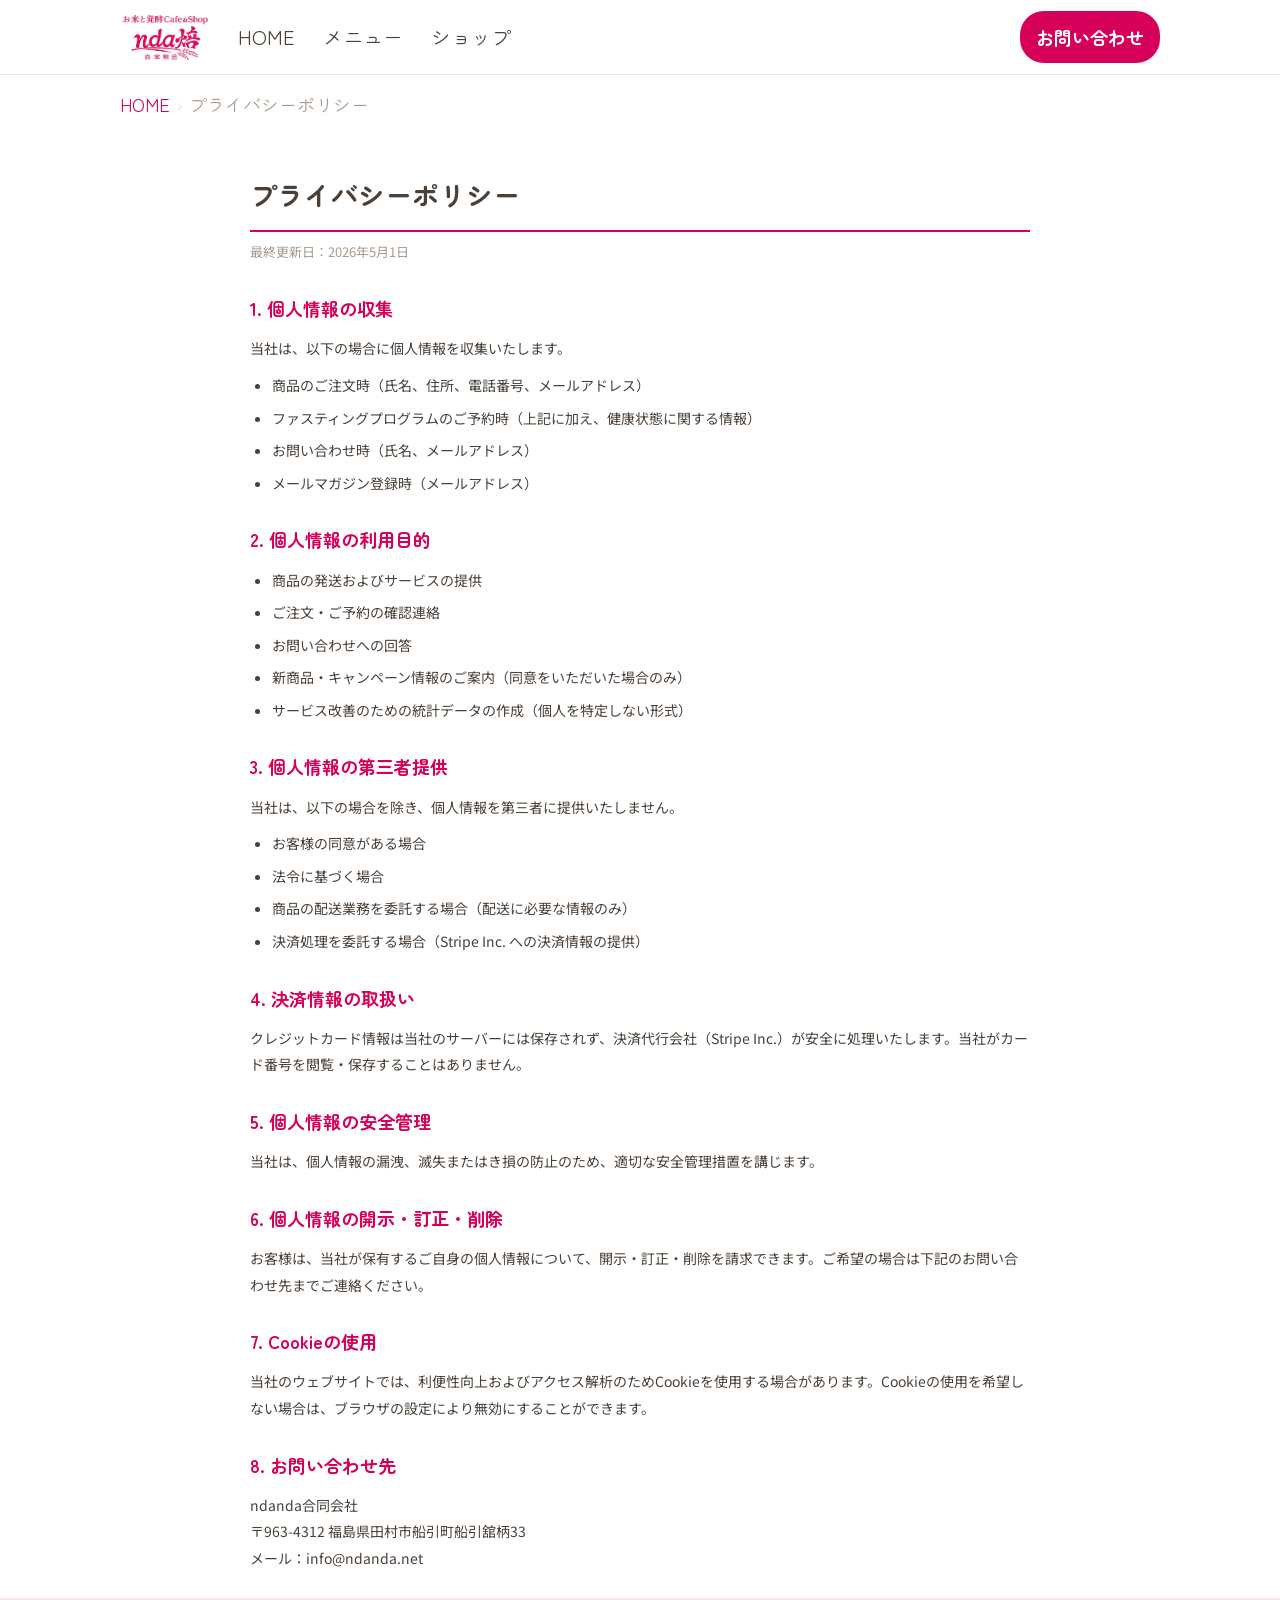
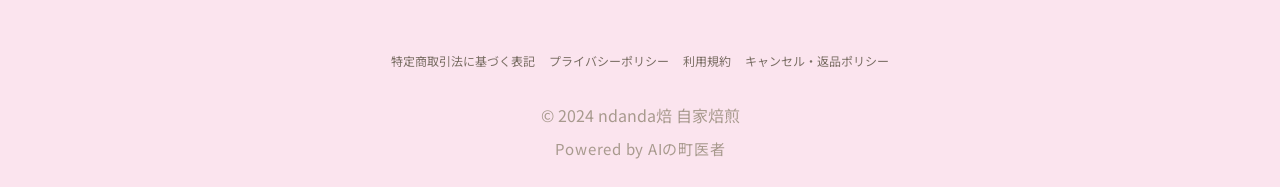
<file: legal/privacy.html>
<!DOCTYPE html>
<html lang="ja">
<head>
<meta charset="UTF-8">
<meta name="viewport" content="width=device-width, initial-scale=1.0">
<title>プライバシーポリシー｜お米と発酵 Cafe&Shop nda焙</title>
<meta name="description" content="ndanda合同会社（nda焙）のプライバシーポリシー。">
<meta name="robots" content="noindex">
<meta name="theme-color" content="#d6005a">
<link rel="icon" href="data:image/svg+xml,%3Csvg%20xmlns='http://www.w3.org/2000/svg'%20viewBox='0%200%2032%2032'%3E%3Ccircle%20cx='16'%20cy='16'%20r='16'%20fill='%23d6005a'/%3E%3Cpath%20d='M16%206c5.5%204.2%207.5%2010%200%2020-7.5-10-5.5-15.8%200-20z'%20fill='%23fff'/%3E%3C/svg%3E">
<link rel="preconnect" href="https://fonts.googleapis.com">
<link rel="preconnect" href="https://fonts.gstatic.com" crossorigin>
<link href="https://fonts.googleapis.com/css2?family=Zen+Maru+Gothic:wght@400;500;700&family=Noto+Sans+JP:wght@400;500;700&family=Dancing+Script:wght@600;700&display=swap" rel="stylesheet">
<link rel="stylesheet" href="../shared/style.css?v=3">
</head>
<body>

<header class="site-header">
  <div class="inner">
    <a href="../" class="logo"><img src="../assets/images/logo.png" alt="お米と発酵 Cafe&Shop nda焙"></a>
    <nav class="main-nav" aria-label="メインナビ"><a href="../">HOME</a><a href="../menu/">メニュー</a><a href="../shop/">ショップ</a></nav>
    <div class="header-actions"><a class="contact-btn" href="mailto:info@ndanda.net">お問い合わせ</a></div>
  </div>
</header>

<nav class="breadcrumb"><a href="../">HOME</a><span class="sep">›</span>プライバシーポリシー</nav>

<div class="legal-page">
  <h1>プライバシーポリシー</h1>
  <div class="updated">最終更新日：2026年5月1日</div>

  <h2>1. 個人情報の収集</h2>
  <p>当社は、以下の場合に個人情報を収集いたします。</p>
  <ul>
    <li>商品のご注文時（氏名、住所、電話番号、メールアドレス）</li>
    <li>ファスティングプログラムのご予約時（上記に加え、健康状態に関する情報）</li>
    <li>お問い合わせ時（氏名、メールアドレス）</li>
    <li>メールマガジン登録時（メールアドレス）</li>
  </ul>

  <h2>2. 個人情報の利用目的</h2>
  <ul>
    <li>商品の発送およびサービスの提供</li>
    <li>ご注文・ご予約の確認連絡</li>
    <li>お問い合わせへの回答</li>
    <li>新商品・キャンペーン情報のご案内（同意をいただいた場合のみ）</li>
    <li>サービス改善のための統計データの作成（個人を特定しない形式）</li>
  </ul>

  <h2>3. 個人情報の第三者提供</h2>
  <p>当社は、以下の場合を除き、個人情報を第三者に提供いたしません。</p>
  <ul>
    <li>お客様の同意がある場合</li>
    <li>法令に基づく場合</li>
    <li>商品の配送業務を委託する場合（配送に必要な情報のみ）</li>
    <li>決済処理を委託する場合（Stripe Inc. への決済情報の提供）</li>
  </ul>

  <h2>4. 決済情報の取扱い</h2>
  <p>クレジットカード情報は当社のサーバーには保存されず、決済代行会社（Stripe Inc.）が安全に処理いたします。当社がカード番号を閲覧・保存することはありません。</p>

  <h2>5. 個人情報の安全管理</h2>
  <p>当社は、個人情報の漏洩、滅失またはき損の防止のため、適切な安全管理措置を講じます。</p>

  <h2>6. 個人情報の開示・訂正・削除</h2>
  <p>お客様は、当社が保有するご自身の個人情報について、開示・訂正・削除を請求できます。ご希望の場合は下記のお問い合わせ先までご連絡ください。</p>

  <h2>7. Cookieの使用</h2>
  <p>当社のウェブサイトでは、利便性向上およびアクセス解析のためCookieを使用する場合があります。Cookieの使用を希望しない場合は、ブラウザの設定により無効にすることができます。</p>

  <h2>8. お問い合わせ先</h2>
  <p>ndanda合同会社<br>〒963-4312 福島県田村市船引町船引舘柄33<br>メール：info@ndanda.net</p>
</div>

<footer class="site-footer">
  <div class="container">
    <div class="legal-links">
      <a href="/ndabai-cafe/legal/tokushoho.html">特定商取引法に基づく表記</a>
      <a href="/ndabai-cafe/legal/privacy.html">プライバシーポリシー</a>
      <a href="/ndabai-cafe/legal/terms.html">利用規約</a>
      <a href="/ndabai-cafe/legal/cancel.html">キャンセル・返品ポリシー</a>
    </div>
    <div class="copyright">© 2024 ndanda焙 自家焙煎</div>
    <div class="powered">Powered by AIの町医者</div>
  </div>
</footer>

</body>
</html>
</file>
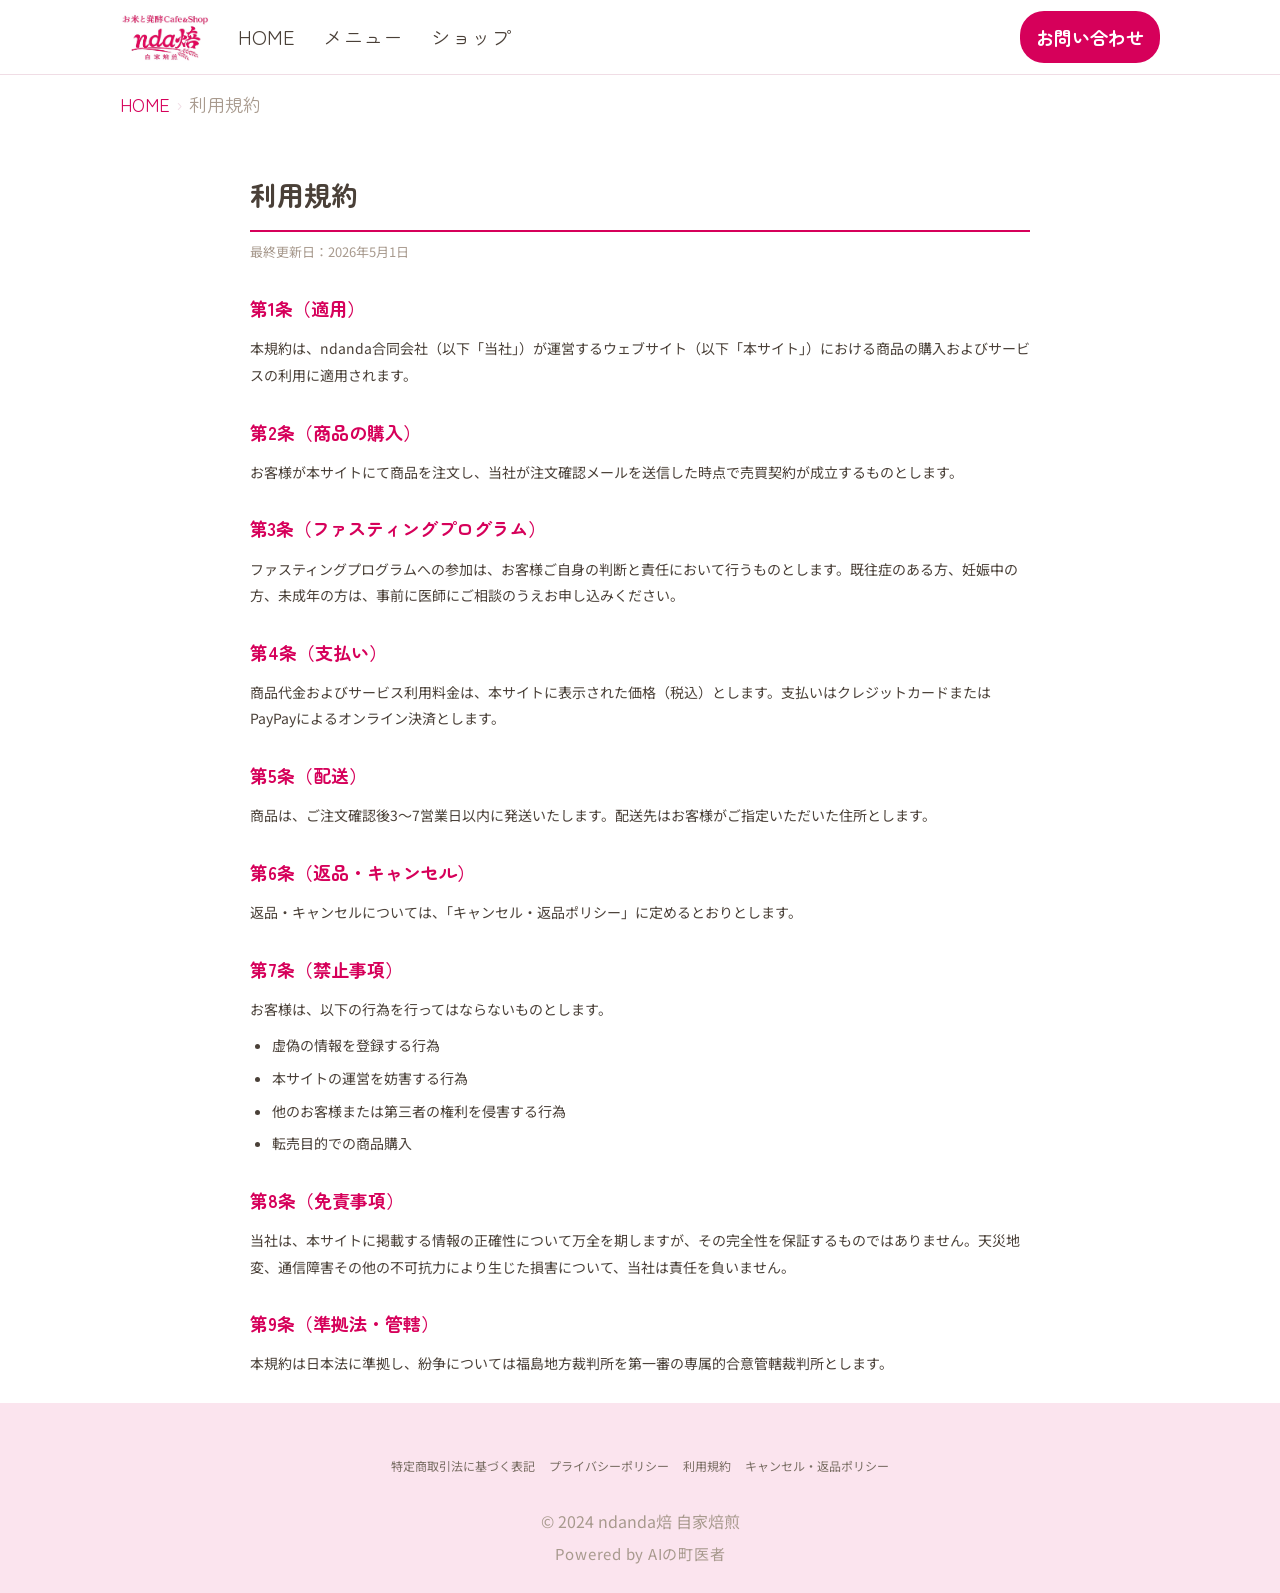
<file: legal/terms.html>
<!DOCTYPE html>
<html lang="ja">
<head>
<meta charset="UTF-8">
<meta name="viewport" content="width=device-width, initial-scale=1.0">
<title>利用規約｜お米と発酵 Cafe&Shop nda焙</title>
<meta name="description" content="ndanda合同会社（nda焙）の利用規約。">
<meta name="robots" content="noindex">
<meta name="theme-color" content="#d6005a">
<link rel="icon" href="data:image/svg+xml,%3Csvg%20xmlns='http://www.w3.org/2000/svg'%20viewBox='0%200%2032%2032'%3E%3Ccircle%20cx='16'%20cy='16'%20r='16'%20fill='%23d6005a'/%3E%3Cpath%20d='M16%206c5.5%204.2%207.5%2010%200%2020-7.5-10-5.5-15.8%200-20z'%20fill='%23fff'/%3E%3C/svg%3E">
<link rel="preconnect" href="https://fonts.googleapis.com">
<link rel="preconnect" href="https://fonts.gstatic.com" crossorigin>
<link href="https://fonts.googleapis.com/css2?family=Zen+Maru+Gothic:wght@400;500;700&family=Noto+Sans+JP:wght@400;500;700&family=Dancing+Script:wght@600;700&display=swap" rel="stylesheet">
<link rel="stylesheet" href="../shared/style.css?v=3">
</head>
<body>

<header class="site-header">
  <div class="inner">
    <a href="../" class="logo"><img src="../assets/images/logo.png" alt="お米と発酵 Cafe&Shop nda焙"></a>
    <nav class="main-nav" aria-label="メインナビ"><a href="../">HOME</a><a href="../menu/">メニュー</a><a href="../shop/">ショップ</a></nav>
    <div class="header-actions"><a class="contact-btn" href="mailto:info@ndanda.net">お問い合わせ</a></div>
  </div>
</header>

<nav class="breadcrumb"><a href="../">HOME</a><span class="sep">›</span>利用規約</nav>

<div class="legal-page">
  <h1>利用規約</h1>
  <div class="updated">最終更新日：2026年5月1日</div>

  <h2>第1条（適用）</h2>
  <p>本規約は、ndanda合同会社（以下「当社」）が運営するウェブサイト（以下「本サイト」）における商品の購入およびサービスの利用に適用されます。</p>

  <h2>第2条（商品の購入）</h2>
  <p>お客様が本サイトにて商品を注文し、当社が注文確認メールを送信した時点で売買契約が成立するものとします。</p>

  <h2>第3条（ファスティングプログラム）</h2>
  <p>ファスティングプログラムへの参加は、お客様ご自身の判断と責任において行うものとします。既往症のある方、妊娠中の方、未成年の方は、事前に医師にご相談のうえお申し込みください。</p>

  <h2>第4条（支払い）</h2>
  <p>商品代金およびサービス利用料金は、本サイトに表示された価格（税込）とします。支払いはクレジットカードまたはPayPayによるオンライン決済とします。</p>

  <h2>第5条（配送）</h2>
  <p>商品は、ご注文確認後3〜7営業日以内に発送いたします。配送先はお客様がご指定いただいた住所とします。</p>

  <h2>第6条（返品・キャンセル）</h2>
  <p>返品・キャンセルについては、「キャンセル・返品ポリシー」に定めるとおりとします。</p>

  <h2>第7条（禁止事項）</h2>
  <p>お客様は、以下の行為を行ってはならないものとします。</p>
  <ul>
    <li>虚偽の情報を登録する行為</li>
    <li>本サイトの運営を妨害する行為</li>
    <li>他のお客様または第三者の権利を侵害する行為</li>
    <li>転売目的での商品購入</li>
  </ul>

  <h2>第8条（免責事項）</h2>
  <p>当社は、本サイトに掲載する情報の正確性について万全を期しますが、その完全性を保証するものではありません。天災地変、通信障害その他の不可抗力により生じた損害について、当社は責任を負いません。</p>

  <h2>第9条（準拠法・管轄）</h2>
  <p>本規約は日本法に準拠し、紛争については福島地方裁判所を第一審の専属的合意管轄裁判所とします。</p>
</div>

<footer class="site-footer">
  <div class="container">
    <div class="legal-links">
      <a href="/ndabai-cafe/legal/tokushoho.html">特定商取引法に基づく表記</a>
      <a href="/ndabai-cafe/legal/privacy.html">プライバシーポリシー</a>
      <a href="/ndabai-cafe/legal/terms.html">利用規約</a>
      <a href="/ndabai-cafe/legal/cancel.html">キャンセル・返品ポリシー</a>
    </div>
    <div class="copyright">© 2024 ndanda焙 自家焙煎</div>
    <div class="powered">Powered by AIの町医者</div>
  </div>
</footer>

</body>
</html>
</file>
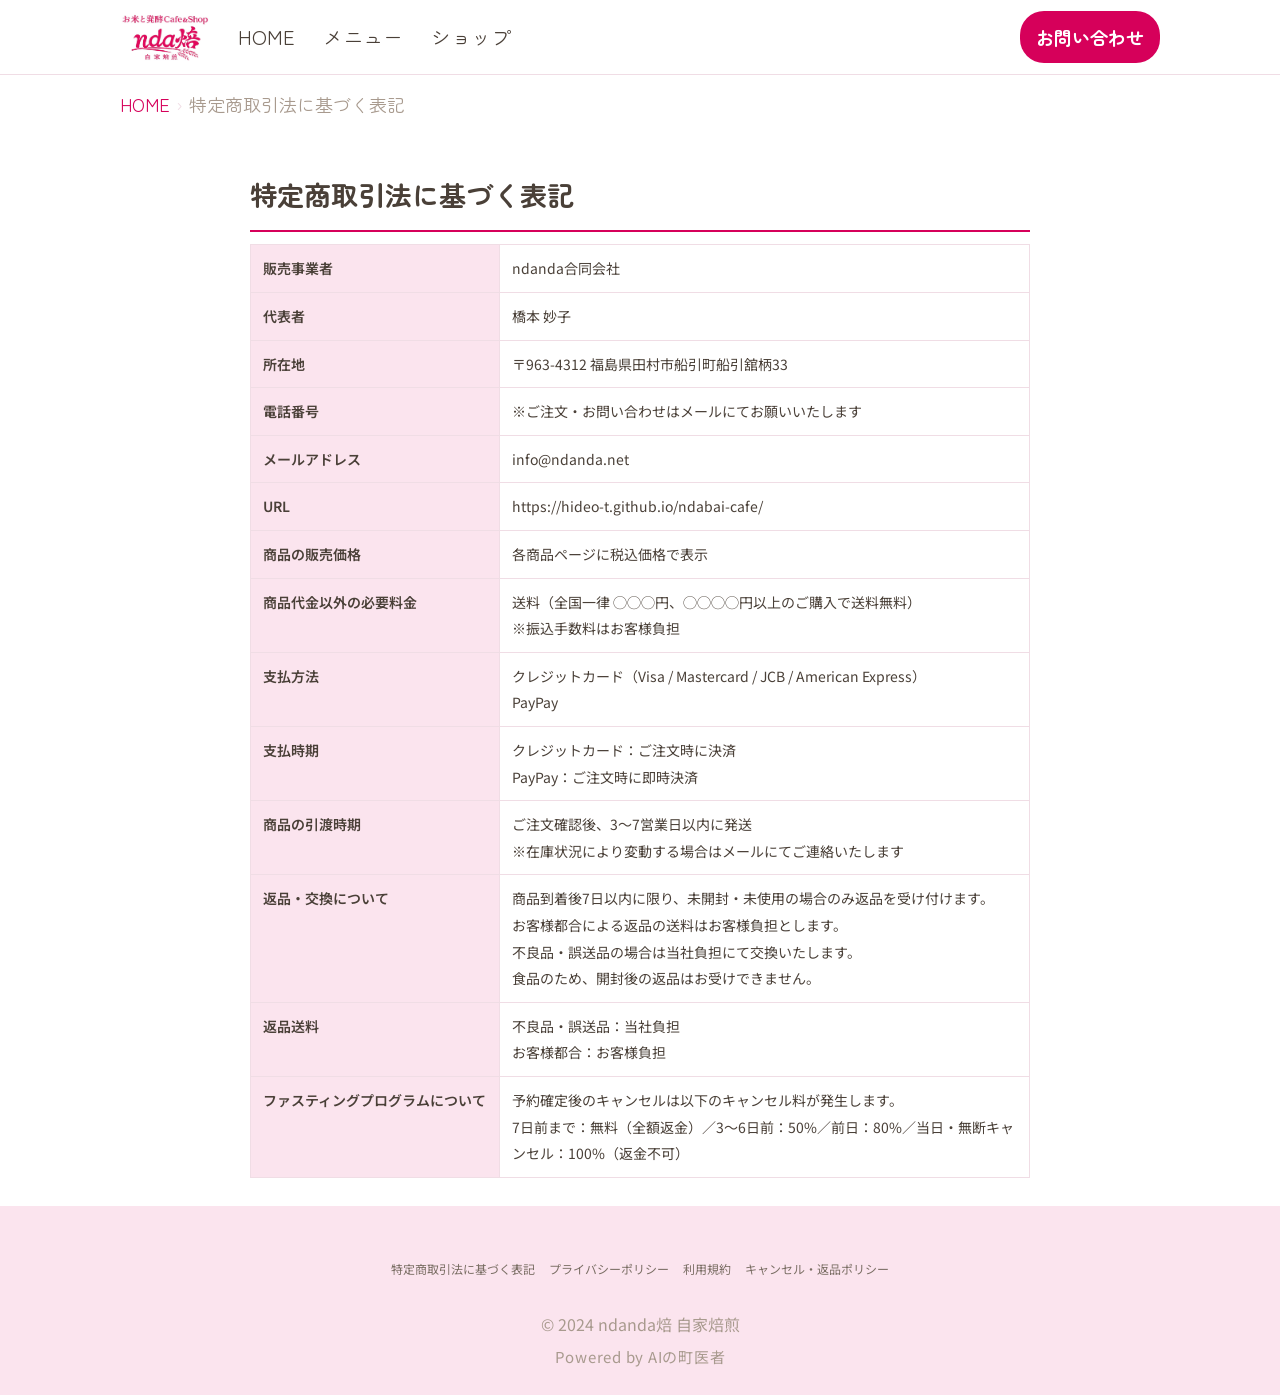
<file: legal/tokushoho.html>
<!DOCTYPE html>
<html lang="ja">
<head>
<meta charset="UTF-8">
<meta name="viewport" content="width=device-width, initial-scale=1.0">
<title>特定商取引法に基づく表記｜お米と発酵 Cafe&Shop nda焙</title>
<meta name="description" content="ndanda合同会社（nda焙）の特定商取引法に基づく表記。">
<meta name="robots" content="noindex">
<meta name="theme-color" content="#d6005a">
<link rel="icon" href="data:image/svg+xml,%3Csvg%20xmlns='http://www.w3.org/2000/svg'%20viewBox='0%200%2032%2032'%3E%3Ccircle%20cx='16'%20cy='16'%20r='16'%20fill='%23d6005a'/%3E%3Cpath%20d='M16%206c5.5%204.2%207.5%2010%200%2020-7.5-10-5.5-15.8%200-20z'%20fill='%23fff'/%3E%3C/svg%3E">
<link rel="preconnect" href="https://fonts.googleapis.com">
<link rel="preconnect" href="https://fonts.gstatic.com" crossorigin>
<link href="https://fonts.googleapis.com/css2?family=Zen+Maru+Gothic:wght@400;500;700&family=Noto+Sans+JP:wght@400;500;700&family=Dancing+Script:wght@600;700&display=swap" rel="stylesheet">
<link rel="stylesheet" href="../shared/style.css?v=3">
</head>
<body>

<header class="site-header">
  <div class="inner">
    <a href="../" class="logo"><img src="../assets/images/logo.png" alt="お米と発酵 Cafe&Shop nda焙"></a>
    <nav class="main-nav" aria-label="メインナビ">
      <a href="../">HOME</a>
      <a href="../menu/">メニュー</a>
      <a href="../shop/">ショップ</a>
    </nav>
    <div class="header-actions"><a class="contact-btn" href="mailto:info@ndanda.net">お問い合わせ</a></div>
  </div>
</header>

<nav class="breadcrumb"><a href="../">HOME</a><span class="sep">›</span>特定商取引法に基づく表記</nav>

<div class="legal-page">
  <h1>特定商取引法に基づく表記</h1>
  <table>
    <tr><th>販売事業者</th><td>ndanda合同会社</td></tr>
    <tr><th>代表者</th><td>橋本 妙子</td></tr>
    <tr><th>所在地</th><td>〒963-4312 福島県田村市船引町船引舘柄33</td></tr>
    <tr><th>電話番号</th><td>※ご注文・お問い合わせはメールにてお願いいたします</td></tr>
    <tr><th>メールアドレス</th><td>info@ndanda.net</td></tr>
    <tr><th>URL</th><td>https://hideo-t.github.io/ndabai-cafe/</td></tr>
    <tr><th>商品の販売価格</th><td>各商品ページに税込価格で表示</td></tr>
    <tr><th>商品代金以外の必要料金</th><td>送料（全国一律 ◯◯◯円、◯◯◯◯円以上のご購入で送料無料）<br>※振込手数料はお客様負担</td></tr>
    <tr><th>支払方法</th><td>クレジットカード（Visa / Mastercard / JCB / American Express）<br>PayPay</td></tr>
    <tr><th>支払時期</th><td>クレジットカード：ご注文時に決済<br>PayPay：ご注文時に即時決済</td></tr>
    <tr><th>商品の引渡時期</th><td>ご注文確認後、3〜7営業日以内に発送<br>※在庫状況により変動する場合はメールにてご連絡いたします</td></tr>
    <tr><th>返品・交換について</th><td>商品到着後7日以内に限り、未開封・未使用の場合のみ返品を受け付けます。<br>お客様都合による返品の送料はお客様負担とします。<br>不良品・誤送品の場合は当社負担にて交換いたします。<br>食品のため、開封後の返品はお受けできません。</td></tr>
    <tr><th>返品送料</th><td>不良品・誤送品：当社負担<br>お客様都合：お客様負担</td></tr>
    <tr><th>ファスティングプログラムについて</th><td>予約確定後のキャンセルは以下のキャンセル料が発生します。<br>7日前まで：無料（全額返金）／3〜6日前：50%／前日：80%／当日・無断キャンセル：100%（返金不可）</td></tr>
  </table>
</div>

<footer class="site-footer">
  <div class="container">
    <div class="legal-links">
      <a href="/ndabai-cafe/legal/tokushoho.html">特定商取引法に基づく表記</a>
      <a href="/ndabai-cafe/legal/privacy.html">プライバシーポリシー</a>
      <a href="/ndabai-cafe/legal/terms.html">利用規約</a>
      <a href="/ndabai-cafe/legal/cancel.html">キャンセル・返品ポリシー</a>
    </div>
    <div class="copyright">© 2024 ndanda焙 自家焙煎</div>
    <div class="powered">Powered by AIの町医者</div>
  </div>
</footer>

</body>
</html>
</file>
<file: shared/style.css>
/* =============================================================
   お米と発酵 Cafe&Shop「nda焙（ndanda焙）」— 共通スタイル
   明るい 白 × マゼンタ（ロゴ準拠）／ レスポンシブ
   ============================================================= */

* { box-sizing: border-box; margin: 0; padding: 0; }

:root {
  --accent: #d6005a;        /* マゼンタ（ロゴ） */
  --accent-light: #ec5a92;
  --accent-dark: #b00049;
  --accent-soft: #fbe4ee;   /* 淡ピンク（セクション背景） */
  --accent-soft2: #fdf1f6;

  --bg: #ffffff;
  --bg-warm: #faf5f2;       /* ページ外側 */
  --card: #ffffff;

  --text: #4a4038;
  --text-soft: #7a6e64;
  --muted: #a89a8e;
  --line: #f0dde5;

  --shadow: 0 6px 24px rgba(180,60,110,0.10);
  --radius: 14px;
  --radius-btn: 24px;
}

body {
  font-family: 'Noto Sans JP', -apple-system, sans-serif;
  background: var(--bg);
  color: var(--text);
  line-height: 1.9;
  font-size: 22px;
  -webkit-font-smoothing: antialiased;
}
img { max-width: 100%; display: block; }
a { color: inherit; }

.container { max-width: 1080px; margin: 0 auto; padding: 0 20px; }

/* スクリプト英字見出し */
.script { font-family: 'Dancing Script', cursive; color: var(--accent); font-weight: 700; }

/* ===== Header ===== */
.site-header {
  position: sticky; top: 0; z-index: 100; background: rgba(255,255,255,0.95);
  backdrop-filter: blur(8px); border-bottom: 1px solid var(--line);
}
.site-header .inner { max-width: 1080px; margin: 0 auto; padding: 10px 20px; display: flex; align-items: center; gap: 16px; flex-wrap: wrap; }
.site-header .logo { display: flex; align-items: center; }
.site-header .logo img { height: 50px; width: auto; }
.main-nav { display: flex; gap: 4px; flex: 1; flex-wrap: wrap; overflow-x: auto; }
.main-nav a { font-family: 'Zen Maru Gothic', sans-serif; font-size: 20px; color: var(--text); text-decoration: none; padding: 8px 12px; border-radius: var(--radius-btn); white-space: nowrap; transition: color .2s, background .2s; }
.main-nav a:hover, .main-nav a.current { color: var(--accent); }
.header-actions { display: flex; align-items: center; gap: 8px; }
.icon-btn { width: 34px; height: 34px; border-radius: 50%; border: 1px solid var(--line); display: flex; align-items: center; justify-content: center; color: var(--accent); text-decoration: none; font-size: 21px; transition: all .2s; }
.icon-btn:hover { background: var(--accent-soft); }
.contact-btn { background: var(--accent); color: #fff; font-family: 'Zen Maru Gothic', sans-serif; font-size: 18px; font-weight: 700; padding: 9px 16px; border-radius: var(--radius-btn); text-decoration: none; white-space: nowrap; transition: background .2s; }
.contact-btn:hover { background: var(--accent-dark); }

/* ===== Hero ===== */
.hero { background: linear-gradient(180deg, var(--accent-soft2), #fff); padding: 48px 0; }
.hero .inner { display: grid; grid-template-columns: 1fr 1fr; gap: 32px; align-items: center; }
.hero-copy h1 { font-family: 'Zen Maru Gothic', sans-serif; font-size: clamp(36px, 6vw, 57px); font-weight: 700; line-height: 1.6; color: var(--accent); margin-bottom: 18px; }
.hero-copy p { font-size: 21px; color: var(--text-soft); line-height: 2; }
.hero-visual { position: relative; }
.hero-visual img { width: 100%; height: 360px; object-fit: cover; border-radius: 20px; box-shadow: var(--shadow); }
.takeout-badge { position: absolute; right: -6px; bottom: -6px; width: 96px; height: 96px; border-radius: 50%; background: var(--accent); color: #fff; display: flex; flex-direction: column; align-items: center; justify-content: center; font-family: 'Zen Maru Gothic', sans-serif; font-size: 16px; font-weight: 700; text-align: center; box-shadow: var(--shadow); line-height: 1.5; }
.takeout-badge .ic { font-size: 33px; }
@media (max-width: 760px) {
  .hero .inner { grid-template-columns: 1fr; }
  .hero-visual img { height: 240px; }
}

/* ===== Feature row ===== */
.features { background: var(--accent-soft); }
.features .inner { display: grid; grid-template-columns: repeat(4, 1fr); gap: 16px; padding: 28px 20px; max-width: 1080px; margin: 0 auto; }
.feature { text-align: center; }
.feature .ic { font-size: 45px; color: var(--accent); }
.feature .ttl { font-family: 'Zen Maru Gothic', sans-serif; font-size: 21px; font-weight: 700; color: var(--text); margin: 6px 0 4px; }
.feature .dsc { font-size: 16px; color: var(--text-soft); line-height: 1.7; }
@media (max-width: 680px) { .features .inner { grid-template-columns: repeat(2, 1fr); gap: 20px 12px; } }

/* ===== Section ===== */
.section { padding: 56px 0; }
.section-head { text-align: center; margin-bottom: 28px; }
.section-head .en { display: block; font-family: 'Dancing Script', cursive; font-size: 45px; color: var(--accent); font-weight: 700; }
.section-head .ja { font-family: 'Zen Maru Gothic', sans-serif; font-size: 21px; color: var(--text-soft); letter-spacing: .2em; }

/* ===== Menu / Shop split ===== */
.duo { display: grid; grid-template-columns: 1fr 1fr; gap: 20px; }
@media (max-width: 760px) { .duo { grid-template-columns: 1fr; } }
.duo-card { background: var(--accent-soft); border-radius: 20px; padding: 28px; }
.duo-card .lbl { font-family: 'Dancing Script', cursive; font-size: 45px; color: var(--accent); font-weight: 700; }
.duo-card .lbl small { font-family: 'Zen Maru Gothic', sans-serif; font-size: 20px; color: var(--text-soft); margin-left: 8px; letter-spacing: .1em; }
.duo-card p { font-size: 20px; color: var(--text-soft); line-height: 1.9; margin: 10px 0 16px; }
.duo-card img { width: 100%; height: 160px; object-fit: cover; border-radius: 14px; margin-bottom: 16px; }
.btn-pill { display: inline-block; background: var(--accent); color: #fff; font-family: 'Zen Maru Gothic', sans-serif; font-size: 20px; font-weight: 700; padding: 10px 24px; border-radius: var(--radius-btn); text-decoration: none; transition: background .2s; }
.btn-pill:hover { background: var(--accent-dark); }

/* ===== Access ===== */
.access { background: var(--accent-soft2); }
.access .grid2 { display: grid; grid-template-columns: 1.2fr 1fr; gap: 24px; align-items: stretch; }
@media (max-width: 760px) { .access .grid2 { grid-template-columns: 1fr; } }
.map-box { border-radius: 16px; overflow: hidden; box-shadow: var(--shadow); min-height: 280px; background: #eee; }
.map-box iframe { width: 100%; height: 100%; min-height: 280px; border: 0; display: block; }
.access-info { background: var(--card); border-radius: 16px; padding: 24px; box-shadow: var(--shadow); }
.access-info h3 { font-family: 'Zen Maru Gothic', sans-serif; font-size: 24px; color: var(--accent); margin-bottom: 14px; }
.access-info ul { list-style: none; }
.access-info li { font-size: 20px; color: var(--text); padding: 7px 0 7px 26px; position: relative; }
.access-info li::before { content: '✓'; position: absolute; left: 2px; color: var(--accent); font-weight: 700; }
.store-photo { width: 100%; height: 160px; object-fit: cover; border-radius: 14px; margin-top: 16px; }

/* ===== News ===== */
.news-list { max-width: 760px; margin: 0 auto; }
.news-item { display: flex; gap: 16px; padding: 14px 4px; border-bottom: 1px solid var(--line); font-size: 20px; }
.news-item .date { color: var(--accent); font-family: 'Zen Maru Gothic', sans-serif; white-space: nowrap; }
.news-item .txt { color: var(--text); }
.center { text-align: center; margin-top: 24px; }

/* ===== Lead / Concept ===== */
.lead { font-size: 21px; color: var(--text-soft); line-height: 2; text-align: center; max-width: 720px; margin: 0 auto; }
.lead strong { color: var(--accent); }

/* ===== Breadcrumb ===== */
.breadcrumb { max-width: 1080px; margin: 0 auto; padding: 12px 20px; font-size: 18px; color: var(--muted); font-family: 'Zen Maru Gothic', sans-serif; }
.breadcrumb a { color: var(--accent); text-decoration: none; }
.breadcrumb .sep { color: var(--line); margin: 0 6px; }

/* ===== Shop: filter + product cards ===== */
.category-filter { display: flex; gap: 8px; justify-content: center; flex-wrap: wrap; margin-bottom: 24px; }
.filter-btn { padding: 7px 16px; border-radius: var(--radius-btn); border: 1px solid var(--line); background: #fff; color: var(--text-soft); font-size: 20px; cursor: pointer; font-family: 'Zen Maru Gothic', sans-serif; transition: all .2s; }
.filter-btn.active { background: var(--accent); color: #fff; border-color: var(--accent); }
.product-grid { display: grid; grid-template-columns: repeat(3, 1fr); gap: 20px; }
@media (max-width: 860px) { .product-grid { grid-template-columns: repeat(2, 1fr); } }
@media (max-width: 560px) { .product-grid { grid-template-columns: 1fr; } }
.product-card { background: var(--card); border: 1px solid var(--line); border-radius: var(--radius); overflow: hidden; box-shadow: var(--shadow); transition: transform .25s; }
.product-card:hover { transform: translateY(-3px); }
.product-image { width: 100%; height: 200px; object-fit: cover; }
.product-image-placeholder { width: 100%; height: 200px; display: flex; align-items: center; justify-content: center; background: var(--accent-soft); font-size: 60px; }
.product-body { padding: 16px; }
.product-tags { display: flex; gap: 4px; flex-wrap: wrap; margin-bottom: 8px; }
.product-tag { font-size: 15px; font-weight: 700; padding: 2px 8px; border-radius: 10px; }
.product-name { font-family: 'Zen Maru Gothic', sans-serif; font-size: 24px; font-weight: 700; color: var(--text); margin-bottom: 2px; }
.product-volume { font-size: 16px; color: var(--muted); margin-bottom: 8px; }
.product-desc { font-size: 20px; color: var(--text-soft); line-height: 1.7; margin-bottom: 8px; }
.product-story { font-size: 18px; color: var(--accent); font-style: italic; padding: 8px 0; border-top: 1px solid var(--line); margin-bottom: 8px; line-height: 1.6; }
.product-footer { display: flex; justify-content: space-between; align-items: center; gap: 10px; }
.product-price { font-size: 30px; font-weight: 700; color: var(--accent); }
.product-price .tax { font-size: 16px; font-weight: 400; color: var(--muted); }
.buy-btn { display: inline-block; padding: 8px 18px; border-radius: var(--radius-btn); background: var(--accent); color: #fff; font-size: 20px; font-weight: 500; text-decoration: none; border: none; cursor: pointer; transition: background .2s; font-family: 'Zen Maru Gothic', sans-serif; white-space: nowrap; }
.buy-btn:hover { background: var(--accent-dark); }
.buy-btn.disabled { background: #eee; color: var(--muted); cursor: default; }
.loading, .no-products, .error { text-align: center; padding: 40px 20px; color: var(--muted); font-size: 20px; grid-column: 1 / -1; }

/* ===== Footer ===== */
.site-footer { background: var(--accent-soft); padding: 40px 0 24px; }
.site-footer .grid { display: grid; grid-template-columns: 1.2fr 1fr 1fr; gap: 24px; align-items: start; }
@media (max-width: 760px) { .site-footer .grid { grid-template-columns: 1fr; gap: 20px; text-align: center; } }
.site-footer .f-logo img { height: 60px; margin-bottom: 10px; }
.site-footer .f-info { font-size: 18px; color: var(--text-soft); line-height: 1.9; }
.site-footer .f-info a { color: var(--accent); text-decoration: none; }
.qr-box { text-align: center; }
.qr-box .qr { width: 100px; height: 100px; background: #fff; border: 1px solid var(--line); border-radius: 10px; display: flex; align-items: center; justify-content: center; color: var(--muted); font-size: 15px; margin: 0 auto 6px; }
.qr-box .cap { font-size: 16px; color: var(--text-soft); }
.copyright { text-align: center; font-size: 16px; color: var(--muted); margin-top: 28px; }
.powered { text-align: center; font-size: 15px; color: var(--muted); margin-top: 4px; letter-spacing: .05em; }

/* ===== Legal pages ===== */
.legal-page { max-width: 820px; margin: 0 auto; padding: 36px 20px 16px; }
.legal-page h1 { font-family:'Zen Maru Gothic',sans-serif; font-size: 27px; font-weight:700; color: var(--text); margin-bottom: 6px; padding-bottom: 10px; border-bottom: 2px solid var(--accent); }
.legal-page .updated { font-size: 13px; color: var(--muted); margin: 8px 0 18px; }
.legal-page h2 { font-family:'Zen Maru Gothic',sans-serif; font-size: 18px; font-weight:700; color: var(--accent); margin-top: 26px; margin-bottom: 10px; }
.legal-page table { width:100%; border-collapse: collapse; margin: 12px 0; font-size: 14px; }
.legal-page th { background: var(--accent-soft); padding: 10px 12px; text-align:left; border:1px solid var(--line); font-weight:600; width: 32%; vertical-align: top; }
.legal-page td { padding: 10px 12px; border:1px solid var(--line); vertical-align: top; }
.legal-page ul { padding-left: 22px; margin: 8px 0; }
.legal-page li { margin-bottom: 6px; font-size: 14px; }
.legal-page p { font-size: 14px; margin-bottom: 10px; }
@media (max-width:560px){ .legal-page th { width: 40%; } }
.legal-links { display:flex; flex-wrap:wrap; justify-content:center; gap: 6px 14px; margin: 12px 0; }
.legal-links a { font-size: 12px; color: var(--text-soft); text-decoration:none; }
.legal-links a:hover { color: var(--accent); text-decoration: underline; }

/* ===== Mobile 最適化 ===== */
@media (max-width: 720px) {
  .container { padding: 0 16px; }
  /* ヘッダー: 1行目=ロゴ＋操作、2行目=ナビ(横スクロール) */
  .site-header .inner { gap: 8px 12px; padding: 8px 14px; }
  .site-header .logo img { height: 40px; }
  .header-actions { margin-left: auto; gap: 6px; }
  .icon-btn { width: 30px; height: 30px; font-size: 20px; }
  .contact-btn { padding: 7px 13px; font-size: 16px; }
  .main-nav { order: 3; flex: 0 0 100%; gap: 2px; padding-top: 6px; margin-top: 2px; border-top: 1px solid var(--line); }
  .main-nav a { font-size: 18px; padding: 6px 9px; }
  /* 余白を圧縮 */
  .hero { padding: 32px 0; }
  .hero-copy h1 { margin-bottom: 14px; }
  .hero-visual img { height: 220px; }
  .section { padding: 40px 0; }
  .section-head { margin-bottom: 22px; }
  .section-head .en { font-size: 39px; }
  .duo-card { padding: 22px; }
  /* テイクアウトバッジを縮小 */
  .takeout-badge { width: 78px; height: 78px; font-size: 15px; right: 4px; bottom: 4px; }
  .takeout-badge .ic { font-size: 27px; }
  /* フッターQRを横並び維持 */
  .site-footer .grid { gap: 18px; }
}
@media (max-width: 380px) {
  .main-nav a { font-size: 16px; padding: 5px 7px; }
  .site-header .logo img { height: 36px; }
  .hero-copy h1 { font-size: 33px; }
}

/* ===== Print ===== */
@media print {
  .site-header, .header-actions, .contact-btn, .btn-pill, .buy-btn, .category-filter { display: none; }
  body { background: #fff; }
}
</file>
